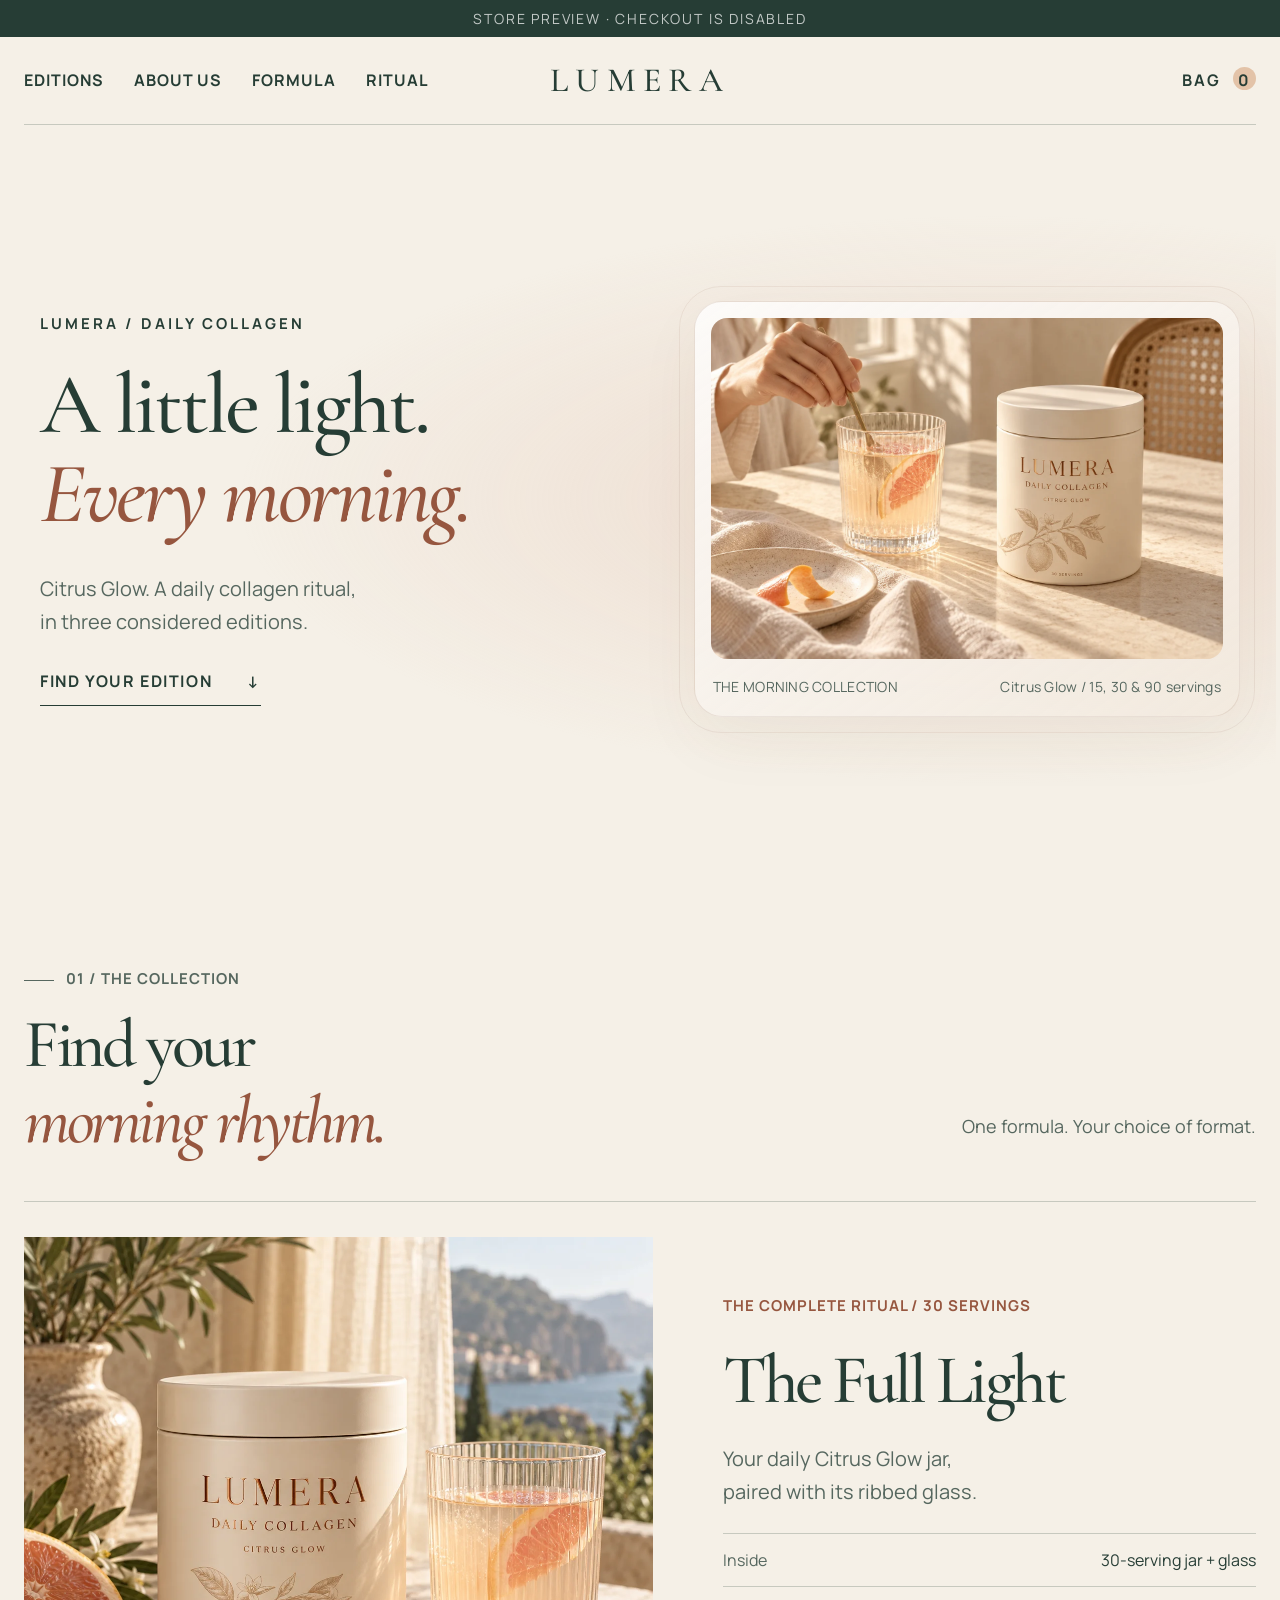
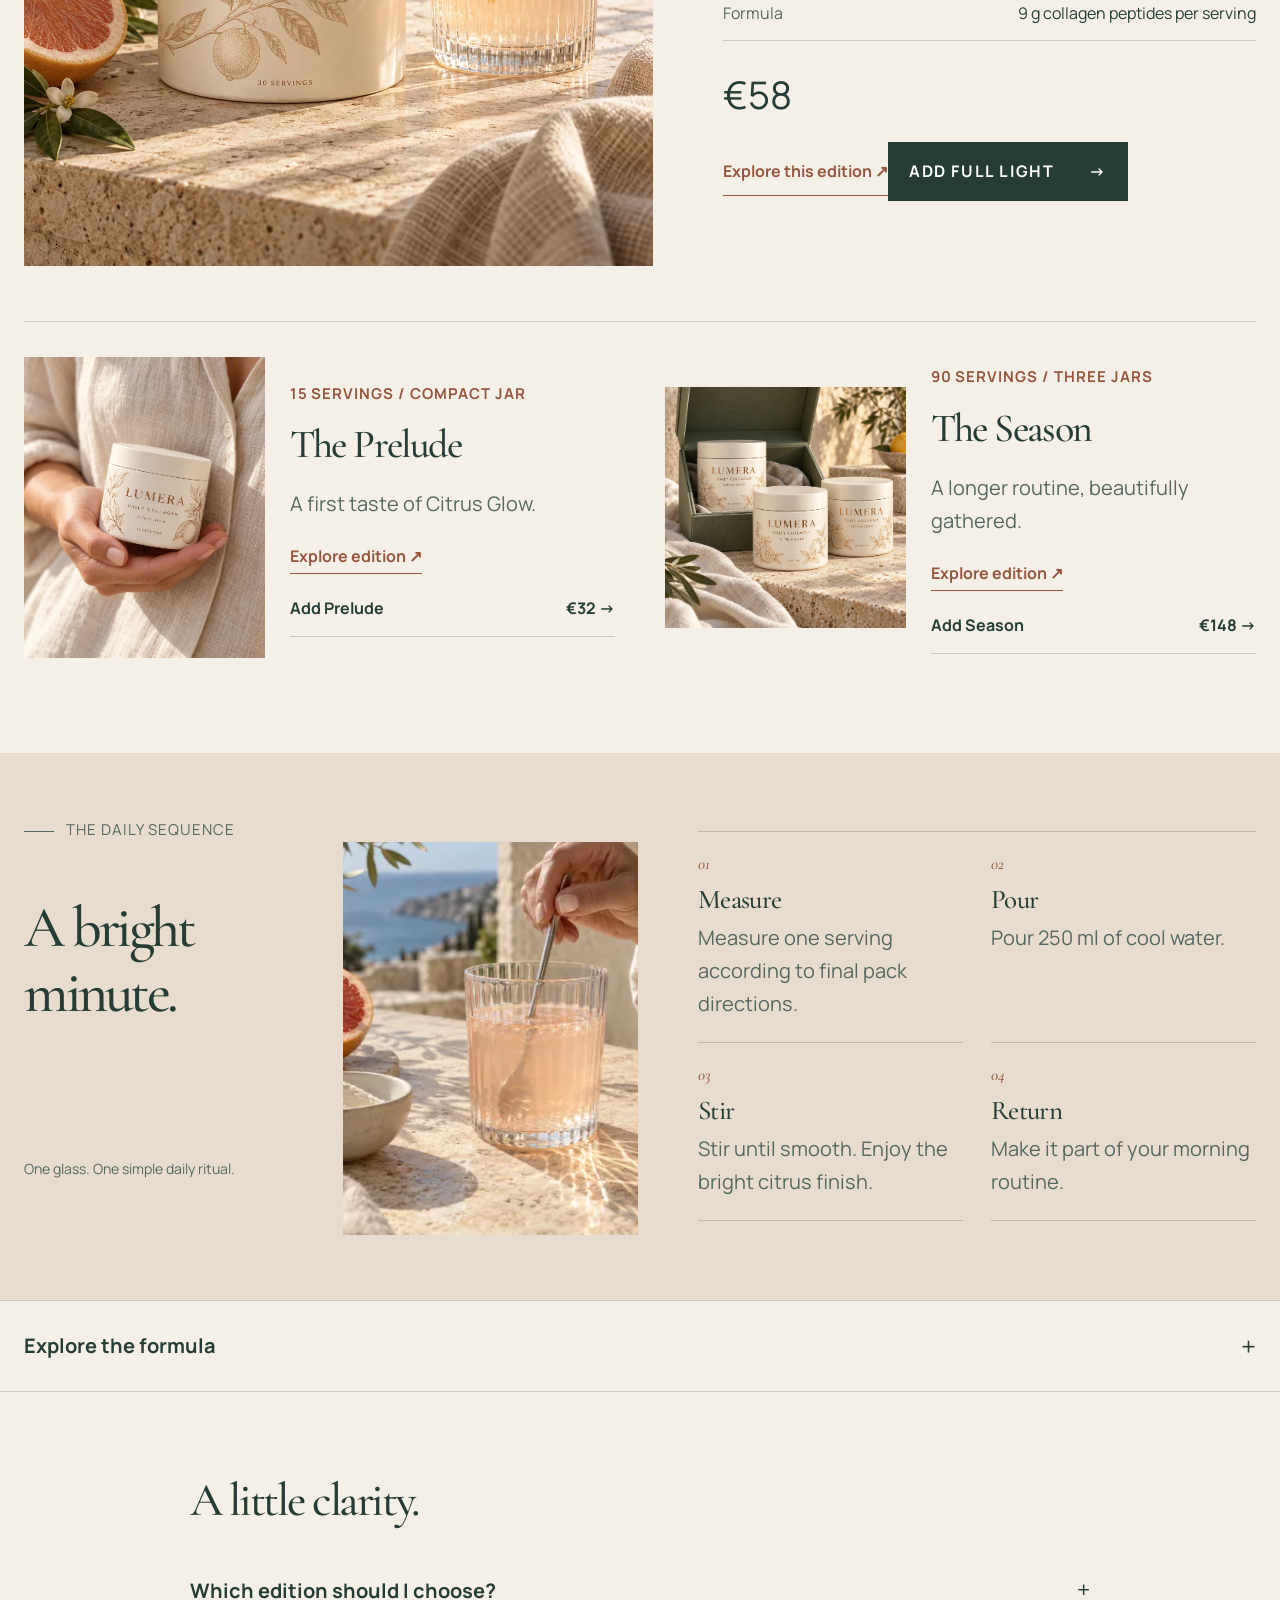
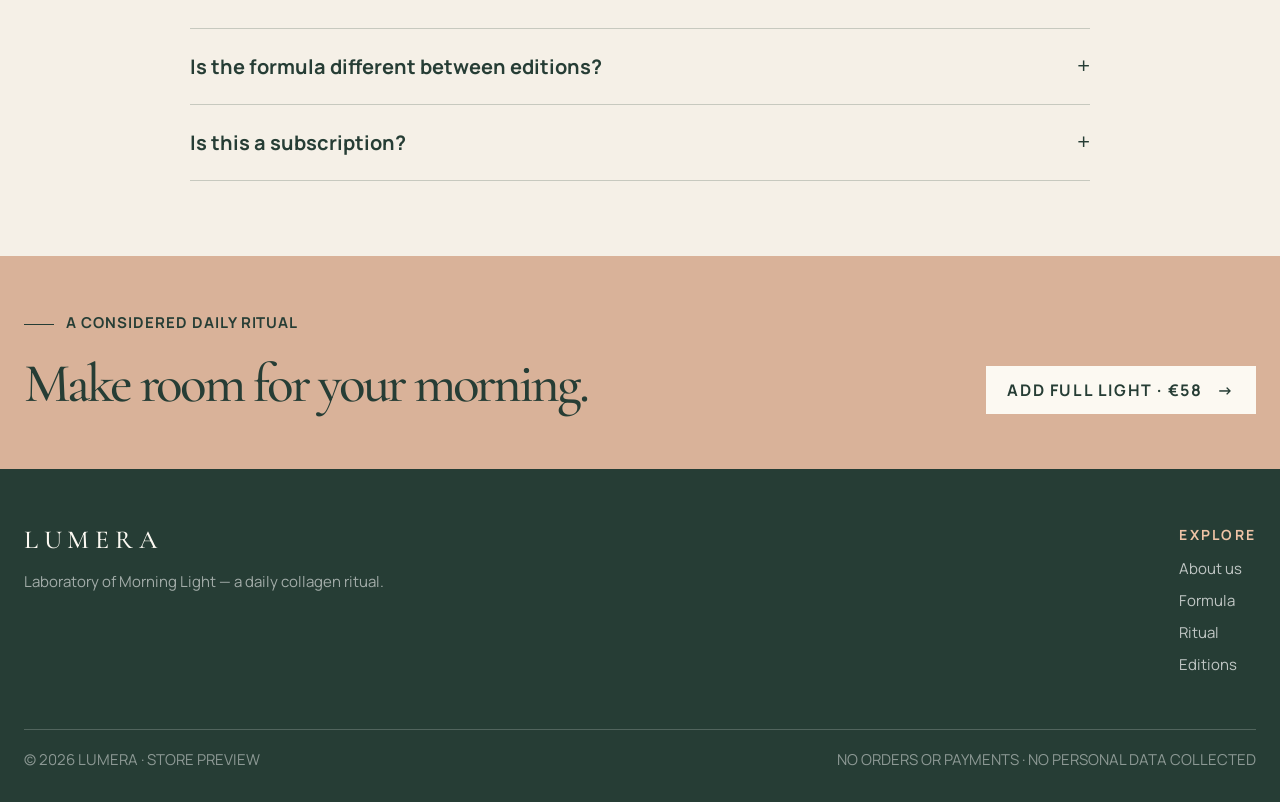
<file: index.html>
<!doctype html>
<html lang="en">
<head>
<meta charset="utf-8"><meta name="viewport" content="width=device-width,initial-scale=1">
<meta name="description" content="LUMERA Citrus Glow — a precise morning collagen ritual.">
<meta name="theme-color" content="#f4efe4"><title>LUMERA — Daily Collagen Ritual</title>
<style>
:root{--ivory:#f4efe4;--paper:#fbf7ef;--green:#263d35;--muted:#56675f;--copper:#b66d57;--rose:#d9a08b;--peach:#efc3a6;--lime:#d8f45b;--line:rgba(38,61,53,.22);--serif:"Iowan Old Style",Palatino,Georgia,serif;--sans:Inter,system-ui,sans-serif;--max:1240px}
*,*::before,*::after{box-sizing:border-box}html{scroll-behavior:smooth}body{margin:0;background:var(--ivory);color:var(--green);font-family:var(--sans);line-height:1.5;overflow-x:hidden}body.cart-open{overflow:hidden}img{display:block;max-width:100%}button,a{font:inherit;color:inherit}button{cursor:pointer}a{text-decoration:none}:focus-visible{outline:3px solid var(--copper);outline-offset:4px}
.skip{position:fixed;z-index:200;left:15px;top:10px;padding:10px;background:var(--green);color:white;transform:translateY(-160%)}.skip:focus{transform:none}.shell{width:min(var(--max),calc(100% - 48px));margin:auto}.kicker{margin:0 0 18px;font-size:.65rem;font-weight:800;letter-spacing:.22em;text-transform:uppercase}.kicker::before{content:"";display:inline-block;width:30px;height:1px;margin:0 12px 3px 0;background:currentColor}.chapter{font:italic 1rem var(--serif);color:var(--copper)}
.button{display:inline-flex;align-items:center;justify-content:center;gap:15px;min-height:51px;padding:11px 20px;border:1px solid var(--green);background:var(--green);color:white;font-size:.7rem;font-weight:800;letter-spacing:.12em;text-transform:uppercase;transition:.2s}.button:hover{transform:translateY(-2px)}.button.light{background:var(--paper);color:var(--green)}.button.accent{border-color:var(--lime);box-shadow:inset 4px 0 var(--lime)}.button.text{min-height:auto;padding:8px 0;border:0;border-bottom:1px solid;background:transparent;color:var(--green)}
.demo{padding:7px 15px;background:var(--green);color:#ffffffb8;text-align:center;font-size:.59rem;letter-spacing:.14em;text-transform:uppercase}.site-header{position:absolute;z-index:20;top:28px;left:0;right:0;color:var(--paper)}.nav{height:77px;display:grid;grid-template-columns:1fr auto 1fr;align-items:center;border-bottom:1px solid #ffffff55}.links{display:flex;gap:27px;font-size:.67rem;font-weight:800;letter-spacing:.13em;text-transform:uppercase}.links a:hover{color:var(--lime)}.wordmark{font:500 1.35rem var(--serif);letter-spacing:.25em}.bag-button{justify-self:end;border:0;background:none;color:inherit;padding:10px 0;font-size:.68rem;font-weight:800;letter-spacing:.13em;text-transform:uppercase}.bag-count{display:inline-grid;place-items:center;width:23px;height:23px;margin-left:7px;border-radius:50%;background:var(--lime);color:var(--green)}
.hero{min-height:900px;background:var(--green);color:var(--paper);overflow:hidden}.hero-grid{min-height:900px;display:grid;grid-template-columns:.82fr 1.18fr;gap:clamp(40px,7vw,100px);align-items:center;padding-top:128px;padding-bottom:54px}.hero-copy{z-index:2;padding:48px 0 20px}.hero h1{max-width:690px;margin:0 0 27px;font:400 clamp(4.4rem,7.3vw,8.1rem)/.82 var(--serif);letter-spacing:-.065em}.hero h1 em{display:block;color:var(--peach);font-weight:400}.hero-lead{max-width:520px;margin:0 0 29px;color:#ffffffc4;font:1.06rem/1.7 var(--serif)}.hero-actions{display:flex;gap:12px;flex-wrap:wrap}.hero-note{margin-top:20px;font-size:.64rem;color:#ffffff8a}.hero-photo{position:relative;align-self:stretch;min-height:680px;margin:20px 0 0;overflow:hidden;border-radius:360px 360px 12px 12px;background:var(--peach)}.hero-photo img{width:100%;height:100%;object-fit:cover;filter:saturate(.88)}.hero-photo::before{content:"PLATE 01 / CITRUS GLOW";position:absolute;z-index:2;top:26px;left:28px;padding:8px 11px;background:#fbf7efdc;color:var(--green);font-size:.6rem;font-weight:800;letter-spacing:.15em}.hero-photo::after{content:"MEDITERRANEAN MORNING · 08:12";position:absolute;z-index:2;right:27px;bottom:27px;color:white;font-size:.58rem;font-weight:800;letter-spacing:.15em;text-shadow:0 1px 10px #263d35}
.index{background:var(--paper);border-bottom:1px solid var(--line)}.index-grid{display:grid;grid-template-columns:repeat(4,1fr)}.index a{padding:21px 18px;border-left:1px solid var(--line);font-size:.63rem;font-weight:800;letter-spacing:.16em;text-transform:uppercase}.index a:last-child{border-right:1px solid var(--line)}.index span{margin-right:11px;color:var(--copper);font:italic .9rem var(--serif)}
section{scroll-margin-top:20px}.spread{padding:118px 0}.spread-head{display:grid;grid-template-columns:.42fr 1fr;gap:58px;margin-bottom:70px}.spread-head h2{max-width:830px;margin:0;font:400 clamp(3.3rem,6.1vw,6.9rem)/.92 var(--serif);letter-spacing:-.055em}.spread-head h2 em{font-weight:400;color:var(--copper)}.marginalia{max-width:320px;color:var(--muted);font-size:.75rem;line-height:1.7}
.light{background:var(--paper)}.light-grid{display:grid;grid-template-columns:1.15fr .85fr;border-block:1px solid var(--line)}.statement{padding:57px 9% 59px 0;border-right:1px solid var(--line)}.statement p{max-width:710px;margin:0;font:400 clamp(2rem,3.6vw,4rem)/1.12 var(--serif);letter-spacing:-.035em}.light-notes{display:grid}.light-note{padding:27px 0 27px 33px;border-bottom:1px solid var(--line);display:grid;grid-template-columns:47px 1fr;gap:17px}.light-note:last-child{border:0}.light-note b{font:italic 1.1rem var(--serif);color:var(--copper)}.light-note h3{margin:0 0 5px;font:400 1.25rem var(--serif)}.light-note p{margin:0;color:var(--muted);font-size:.75rem}
.formula{background:var(--green);color:var(--paper)}.formula .marginalia{color:#ffffff99}.formula-table{border-top:1px solid #ffffff44}.formula-row{display:grid;grid-template-columns:88px 1.1fr 1.6fr auto;gap:29px;align-items:center;padding:29px 0;border-bottom:1px solid #ffffff38}.formula-row .lab{font:italic 1.05rem var(--serif);color:var(--peach)}.formula-row h3{margin:0;font:400 clamp(1.5rem,2.5vw,2.4rem)/1 var(--serif)}.formula-row p{max-width:500px;margin:0;color:#ffffff9d;font-size:.77rem}.formula-row strong{font:400 clamp(1.8rem,3vw,3.2rem)/1 var(--serif);white-space:nowrap;color:var(--peach)}.formula-foot{display:flex;justify-content:space-between;gap:40px;margin-top:31px;color:#ffffff88;font-size:.65rem}.formula-foot span{max-width:500px}
.ritual{background:linear-gradient(105deg,var(--ivory) 0 73%,var(--peach) 73%)}.ritual-grid{display:grid;grid-template-columns:.72fr 1.28fr;gap:78px;align-items:start}.ritual-title{position:sticky;top:40px}.ritual-title h2{margin:0 0 23px;font:400 clamp(3.8rem,7vw,7.3rem)/.84 var(--serif);letter-spacing:-.06em}.ritual-title p{max-width:350px;color:var(--muted);font-size:.81rem}.steps{counter-reset:steps;border-top:1px solid var(--line)}.step{counter-increment:steps;display:grid;grid-template-columns:88px 1fr;gap:27px;padding:43px 0;border-bottom:1px solid var(--line)}.step::before{content:"0" counter(steps);color:var(--copper);font:italic 1.65rem var(--serif)}.step h3{margin:0 0 8px;font:400 clamp(1.8rem,3vw,2.75rem)/1 var(--serif)}.step p{max-width:560px;margin:0;color:var(--muted);font-size:.81rem}
.editions{background:var(--paper)}.edition-list{border-top:1px solid var(--line)}.edition{display:grid;grid-template-columns:108px minmax(260px,.82fr) 1fr auto;gap:36px;align-items:center;padding:33px 0;border-bottom:1px solid var(--line)}.edition-no{align-self:start;padding-top:11px;font:italic 1rem var(--serif);color:var(--copper)}.edition-image{height:308px;overflow:hidden;background:var(--peach)}.edition-image img{width:100%;height:100%;object-fit:cover;transition:.5s}.edition:hover img{transform:scale(1.025)}.e15 img{object-position:20% 46%}.e30 img{object-position:50% 50%;transform:scale(1.06)}.e30:hover img{transform:scale(1.085)}.e90 img{object-position:84% 55%}.edition-tag{font-size:.6rem;font-weight:800;letter-spacing:.16em;text-transform:uppercase;color:var(--copper)}.edition-copy h3{margin:8px 0 11px;font:400 clamp(2.2rem,4vw,4.1rem)/.9 var(--serif);letter-spacing:-.045em}.edition-copy p{max-width:460px;margin:0;color:var(--muted);font-size:.79rem}.edition-action{min-width:165px;text-align:right}.price{display:block;margin-bottom:19px;font:400 1.6rem var(--serif)}.edition-action .button{width:100%}
.closing{padding:88px 0;background:var(--copper);color:var(--paper)}.closing-grid{display:grid;grid-template-columns:1.2fr auto;gap:42px;align-items:end}.closing h2{max-width:860px;margin:0;font:400 clamp(3.2rem,6.4vw,7.1rem)/.88 var(--serif);letter-spacing:-.055em}.closing .button{border-color:var(--paper);background:var(--paper);color:var(--green)}
footer{padding:55px 0 29px;background:var(--green);color:var(--paper)}.footer-grid{display:grid;grid-template-columns:1fr auto auto;gap:68px}.footer-mark p{max-width:390px;margin:14px 0;color:#ffffff92;font:1rem/1.5 var(--serif)}.footer-col b{display:block;margin-bottom:12px;font-size:.6rem;letter-spacing:.16em;text-transform:uppercase;color:var(--peach)}.footer-col a{display:block;margin:7px 0;font-size:.75rem;color:#ffffffb5}.footer-bottom{display:flex;justify-content:space-between;gap:20px;margin-top:45px;padding-top:18px;border-top:1px solid #ffffff33;font-size:.59rem;color:#ffffff78}
.overlay{position:fixed;z-index:90;inset:0;background:#15221e99;opacity:0;visibility:hidden;transition:.25s}.overlay.active{opacity:1;visibility:visible}.cart{position:fixed;z-index:100;right:0;top:0;bottom:0;width:min(480px,100%);display:grid;grid-template-rows:auto 1fr auto;background:var(--paper);transform:translateX(105%);transition:.35s;box-shadow:-24px 0 70px #0d1d183d}.cart.open{transform:none}.cart-head{display:flex;justify-content:space-between;align-items:center;padding:23px 25px;border-bottom:1px solid var(--line)}.cart-head h2{margin:0;font:400 1.6rem var(--serif)}.cart-close{border:0;background:none;font-size:1.5rem}.cart-items{padding:8px 25px;overflow:auto}.cart-empty{padding:80px 20px;text-align:center;color:var(--muted);font:1.3rem var(--serif)}.cart-item{display:grid;grid-template-columns:72px 1fr auto;gap:14px;align-items:center;padding:19px 0;border-bottom:1px solid var(--line)}.cart-thumb{width:72px;height:82px;overflow:hidden}.cart-thumb img{width:100%;height:100%;object-fit:cover}.cart-item h3{margin:0 0 3px;font:400 1.1rem var(--serif)}.cart-item p{margin:0;color:var(--muted);font-size:.67rem}.quantity{display:flex;width:max-content;align-items:center;margin-top:9px;border:1px solid var(--line)}.quantity button{width:29px;height:27px;border:0;background:none}.quantity output{min-width:23px;text-align:center;font-size:.7rem}.remove{align-self:start;border:0;background:none;padding:4px;color:var(--muted);font-size:.64rem;text-decoration:underline}.cart-foot{padding:20px 25px 25px;border-top:1px solid var(--line)}.subtotal{display:flex;justify-content:space-between;margin-bottom:14px;font:1.2rem var(--serif)}.cart-foot .button{width:100%}.cart-note{margin:9px 0 0;text-align:center;font-size:.59rem;color:var(--muted)}.toast{position:fixed;z-index:120;left:50%;bottom:22px;max-width:calc(100% - 28px);padding:11px 16px;background:var(--green);color:white;font-size:.7rem;transform:translate(-50%,25px);opacity:0;visibility:hidden;transition:.2s}.toast.show{opacity:1;visibility:visible;transform:translate(-50%,0)}
@media(max-width:900px){.links{display:none}.hero-grid{grid-template-columns:1fr 1fr;gap:28px}.spread-head{grid-template-columns:1fr;gap:20px}.ritual-grid{gap:40px}.edition{grid-template-columns:54px 250px 1fr}.edition-action{grid-column:3;text-align:left}.edition-action .price{display:inline-block;margin:0 17px 0 0}.edition-action .button{width:auto}}
@media(max-width:680px){.shell{width:min(100% - 28px,var(--max))}.demo{font-size:.51rem}.site-header{top:27px}.nav{height:59px;grid-template-columns:1fr auto}.wordmark{font-size:1.05rem}.hero,.hero-grid{min-height:100svh}.hero-grid{display:flex;flex-direction:column;padding-top:101px;padding-bottom:29px;gap:20px;align-items:stretch}.hero-photo{order:-1;flex:none;width:100%;height:45svh;min-height:320px;max-height:425px;margin:0;border-radius:190px 190px 8px 8px}.hero-photo::before{top:14px;left:15px}.hero-photo::after{right:15px;bottom:14px;font-size:.49rem}.hero-copy{padding:0}.hero .kicker{margin-bottom:10px}.hero h1{margin-bottom:13px;font-size:clamp(3.2rem,16vw,5rem)}.hero h1 em{display:inline}.hero-lead{margin-bottom:16px;font-size:.86rem;line-height:1.48}.hero-note{display:none}.hero-actions .button{min-height:45px;padding-inline:14px;font-size:.6rem}.index-grid{grid-template-columns:1fr 1fr}.index a{padding:14px 11px;border-bottom:1px solid var(--line);font-size:.53rem}.index a:nth-child(odd){border-left:0}.spread{padding:75px 0}.spread-head{margin-bottom:41px}.spread-head h2{font-size:clamp(3rem,14vw,4.7rem)}.light-grid{grid-template-columns:1fr}.statement{padding:35px 0;border-right:0;border-bottom:1px solid var(--line)}.statement p{font-size:2rem}.light-note{padding-left:0}.formula-row{grid-template-columns:39px 1fr auto;gap:12px;padding:22px 0}.formula-row p{grid-column:2/-1}.formula-row strong{font-size:1.4rem}.formula-foot{flex-direction:column;gap:11px}.ritual{background:var(--ivory)}.ritual-grid{grid-template-columns:1fr;gap:25px}.ritual-title{position:static}.ritual-title h2{font-size:4.1rem}.step{grid-template-columns:54px 1fr;gap:11px;padding:27px 0}.edition{grid-template-columns:37px 1fr;gap:15px;padding:25px 0}.edition-image,.edition-copy,.edition-action{grid-column:2}.edition-image{height:275px}.edition-action{display:flex;align-items:center;gap:13px}.edition-action .price{margin:0 auto 0 0}.edition-copy h3{font-size:2.9rem}.closing{padding:67px 0}.closing-grid{grid-template-columns:1fr}.closing h2{font-size:3.9rem}.footer-grid{grid-template-columns:1fr 1fr}.footer-mark{grid-column:1/-1}.footer-bottom{flex-direction:column}.cart-item{grid-template-columns:63px 1fr auto}.cart-thumb{width:63px}}
@media(max-width:380px){.hero-photo{height:41svh;min-height:285px}.hero h1{font-size:3rem}.hero-lead{font-size:.78rem}}
@media(prefers-reduced-motion:reduce){html{scroll-behavior:auto}*,*::before,*::after{transition-duration:.001ms!important}}
</style>
<link rel="stylesheet" href="premium.css">
<link rel="icon" href="data:,">
<link rel="stylesheet" href="commerce.css?v=2">
<link rel="stylesheet" href="identity.css?v=3">
<link rel="stylesheet" href="desktop-tune.css?v=20260922g">
<link rel="stylesheet" href="typography.css?v=20260923a"></head>
<body>
<a class="skip" href="#main">Skip to content</a>
<div class="demo">Store preview · Checkout is disabled</div>
<header class="site-header"><nav class="nav shell" aria-label="Primary navigation"><div class="links"><a href="#editions">Editions</a><a href="about.html">About us</a><a href="#ingredient-register">Formula</a><a href="#ritual">Ritual</a></div><a class="wordmark" href="#top" aria-label="LUMERA, return to top">LUMERA</a><a class="mobile-about" href="about.html">About</a><button class="bag-button" id="openCart" type="button" aria-label="Open bag, 0 items">Bag <span class="bag-count" id="cartCount">0</span></button></nav></header>
<main id="main">
<section class="hero editorial-hero" id="top" aria-labelledby="hero-title"><div class="shell editorial-title"><p class="kicker">LUMERA / DAILY COLLAGEN</p><h1 id="hero-title">A little light.<br><em>Every morning.</em></h1><div class="editorial-intro"><p>Citrus Glow. A daily collagen ritual,<br>in three considered editions.</p><a class="button" href="#editions">Find your edition <span aria-hidden="true">↓</span></a></div></div><figure class="morning-panorama"><img  src="assets/lumera-morning.webp" srcset="assets/lumera-morning-640.webp 640w, assets/lumera-morning.webp 1536w" sizes="(max-width:680px) 94vw, 60vw" width="1536" height="1024" alt="LUMERA Citrus Glow and a hand stirring a glass at a sunlit breakfast table" fetchpriority="high" decoding="async"><figcaption><span>THE MORNING COLLECTION</span><span>Citrus Glow / 15, 30 &amp; 90 servings</span></figcaption></figure></section>
<section class="edition-atelier shell" id="editions" aria-labelledby="editions-title"><div class="atelier-heading"><p class="kicker">01 / The collection</p><h2 id="editions-title">Find your<br><em>morning rhythm.</em></h2><p>One formula. Your choice of format.</p></div>
<article class="signature-edition"><figure><a href="product.html?edition=30" aria-label="Explore The Full Light"><img src="assets/full-light.webp" srcset="assets/full-light-640.webp 640w, assets/full-light.webp 1254w" sizes="(max-width:680px) 94vw, 60vw" width="1254" height="1254" alt="LUMERA thirty-serving jar with a ribbed ritual glass" loading="lazy" decoding="async"></a></figure><div class="signature-copy"><span class="edition-tag">The complete ritual / 30 servings</span><h3><a href="product.html?edition=30">The Full Light</a></h3><p>Your daily Citrus Glow jar,<br>paired with its ribbed glass.</p><dl><div><dt>Inside</dt><dd>30-serving jar + glass</dd></div><div><dt>Formula</dt><dd>9 g collagen peptides per serving</dd></div></dl><div class="signature-price"><strong>€58</strong></div><a class="edition-detail" href="product.html?edition=30">Explore this edition ↗</a><button class="button" type="button" data-add="edition-30">Add Full Light <span aria-hidden="true">→</span></button></div></article>
<div class="companion-editions"><article class="companion"><figure><a href="product.html?edition=15" aria-label="Explore The Prelude"><img src="assets/lumera-prelude.webp" srcset="assets/lumera-prelude-640.webp 640w, assets/lumera-prelude.webp 1122w" sizes="(max-width:680px) 94vw, 60vw" width="1122" height="1402" alt="The compact fifteen-serving LUMERA jar held in one hand" loading="lazy" decoding="async"></a></figure><div><span class="edition-tag">15 servings / Compact jar</span><h3><a href="product.html?edition=15">The Prelude</a></h3><p>A first taste of Citrus Glow.</p><a class="edition-detail" href="product.html?edition=15">Explore edition ↗</a><button type="button" class="edition-link" data-add="edition-15">Add Prelude <span>€32 →</span></button></div></article><article class="companion"><figure><a href="product.html?edition=90" aria-label="Explore The Season"><img src="assets/season.webp" srcset="assets/season-640.webp 640w, assets/season.webp 1254w" sizes="(max-width:680px) 94vw, 60vw" width="1254" height="1254" alt="Three LUMERA jars with a green presentation box" loading="lazy" decoding="async"></a></figure><div><span class="edition-tag">90 servings / Three jars</span><h3><a href="product.html?edition=90">The Season</a></h3><p>A longer routine, beautifully gathered.</p><a class="edition-detail" href="product.html?edition=90">Explore edition ↗</a><button type="button" class="edition-link" data-add="edition-90">Add Season <span>€148 →</span></button></div></article></div></section>
<section class="spread ritual" id="ritual" aria-labelledby="ritual-title"><div class="ritual-grid shell"><div class="ritual-title"><p class="kicker">The daily sequence</p><h2 id="ritual-title">A bright minute.</h2><figure class="ritual-photo"><img src="assets/ritual.webp" srcset="assets/ritual-640.webp 640w, assets/ritual.webp 1536w" sizes="(max-width:680px) 92vw, 42vw" width="1536" height="1024" alt="A hand stirring a pale citrus drink in a ribbed glass in Mediterranean morning light" loading="lazy"><figcaption>A quiet moment, made daily.</figcaption></figure><p>One glass. One simple daily ritual.</p></div><div class="steps">
<article class="step"><div><h3>Measure</h3><p>Measure one serving according to final pack directions.</p></div></article>
<article class="step"><div><h3>Pour</h3><p>Pour 250 ml of cool water.</p></div></article>
<article class="step"><div><h3>Stir</h3><p>Stir until smooth. Enjoy the bright citrus finish.</p></div></article>
<article class="step"><div><h3>Return</h3><p>Make it part of your morning routine.</p></div></article>
</div></div></section>
<details class="technical" id="ingredient-register"><summary class="shell">Explore the formula <span aria-hidden="true">+</span></summary><section class="spread formula" id="formula" aria-labelledby="formula-title"><div class="shell">
<div class="spread-head"><div><p class="kicker">Lab register / 04 actives</p></div><div><h2 id="formula-title">A formula with<br><em>nothing to obscure.</em></h2><p class="marginalia">Illustrative amounts per serving. Final labeling requires analytical and regulatory review.</p></div></div>
<div class="formula-table" role="list" aria-label="Citrus Glow active ingredients">
<article class="formula-row" role="listitem"><span class="lab">L-01</span><h3>Collagen peptides</h3><p>Hydrolysed peptides selected for a smooth morning mix.</p><strong>9 g</strong></article>
<article class="formula-row" role="listitem"><span class="lab">L-02</span><h3>Vitamin C</h3><p>Contributes to normal collagen formation for the normal function of skin.</p><strong>80 mg</strong></article>
<article class="formula-row" role="listitem"><span class="lab">L-03</span><h3>Hyaluronic acid</h3><p>A precisely measured part of the daily composition.</p><strong>100 mg</strong></article>
<article class="formula-row" role="listitem"><span class="lab">L-04</span><h3>Biotin</h3><p>Contributes to the maintenance of normal skin and hair.</p><strong>50 µg</strong></article>
</div><div class="formula-foot"><span>FORMULA NOTE / Food supplements should not replace a varied, balanced diet or healthy lifestyle.</span><span>LAB NOTE / Commercial claims, allergens and final directions would require regulatory and analytical review.</span></div>
</div></section></details>


<section class="purchase-faq shell" aria-labelledby="questions-title"><div><p class="kicker">Before your first morning</p><h2 id="questions-title">A little clarity.</h2></div><div><details><summary>Which edition should I choose?</summary><p>Prelude: 15 servings. Full Light: 30 servings + glass. Season: three jars, 90 servings.</p></details><details><summary>Is the formula different between editions?</summary><p>No. All contain Citrus Glow; only the quantity and presentation change.</p></details><details><summary>Is this a subscription?</summary><p>No. The preview bag does not start a subscription or place an order.</p></details></div></section><section class="closing" aria-labelledby="closing-title"><div class="closing-grid shell"><div><p class="kicker">A considered daily ritual</p><h2 id="closing-title">Make room for your morning.</h2></div><button class="button" type="button" data-add="edition-30">Add Full Light · €58 <span aria-hidden="true">→</span></button></div></section>
</main>
<footer><div class="shell"><div class="footer-grid"><div class="footer-mark"><a class="wordmark" href="#top">LUMERA</a><p>Laboratory of Morning Light — a daily collagen ritual.</p></div><div class="footer-col"><b>Explore</b><a href="about.html">About us</a><a href="#ingredient-register">Formula</a><a href="#ritual">Ritual</a><a href="#editions">Editions</a></div></div><div class="footer-bottom"><span>© 2026 LUMERA · STORE PREVIEW</span><span>NO ORDERS OR PAYMENTS · NO PERSONAL DATA COLLECTED</span></div></div></footer>
<div class="overlay" id="overlay"></div><aside class="cart" id="cart" role="dialog" aria-modal="true" aria-labelledby="cartTitle" aria-hidden="true"><div class="cart-head"><h2 id="cartTitle">The morning bag</h2><button class="cart-close" id="closeCart" type="button" aria-label="Close bag">×</button></div><div class="cart-items" id="cartItems"></div><div class="cart-foot"><div class="subtotal"><span>Subtotal</span><strong id="subtotal">€0</strong></div><button class="button accent" id="checkout" type="button">Demo checkout</button><p class="cart-note">Demonstration only. Checkout does not collect details or process payment.</p></div></aside><div class="toast" id="toast" role="status" aria-live="polite"></div>
<div class="mobile-purchase" aria-label="Quick purchase"><div><strong>The Full Light</strong><span>30 servings + glass · €58</span></div><button type="button" class="purchase-button" data-add="edition-30">Add to bag →</button></div>
<script src="cart.js?v=20260922b" defer></script>
<script src="app.js" defer></script>
</body></html>
</file>
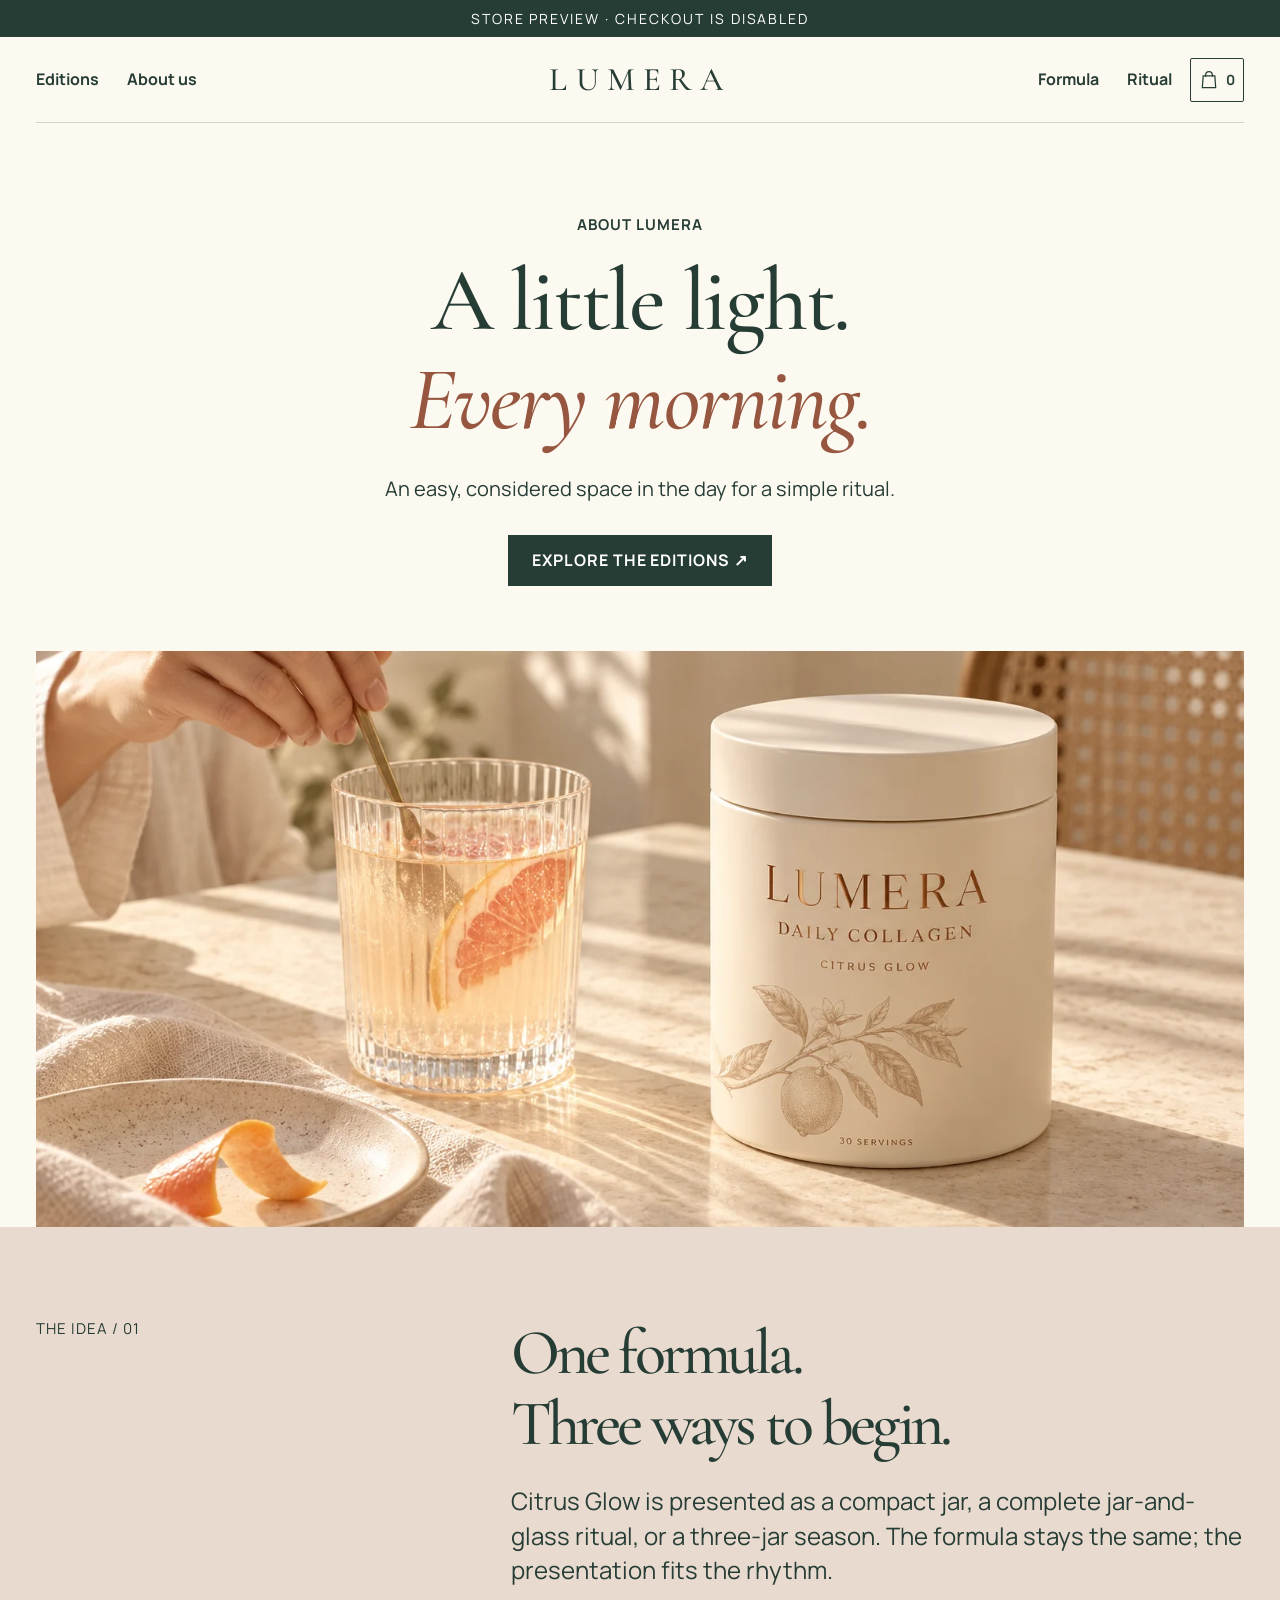
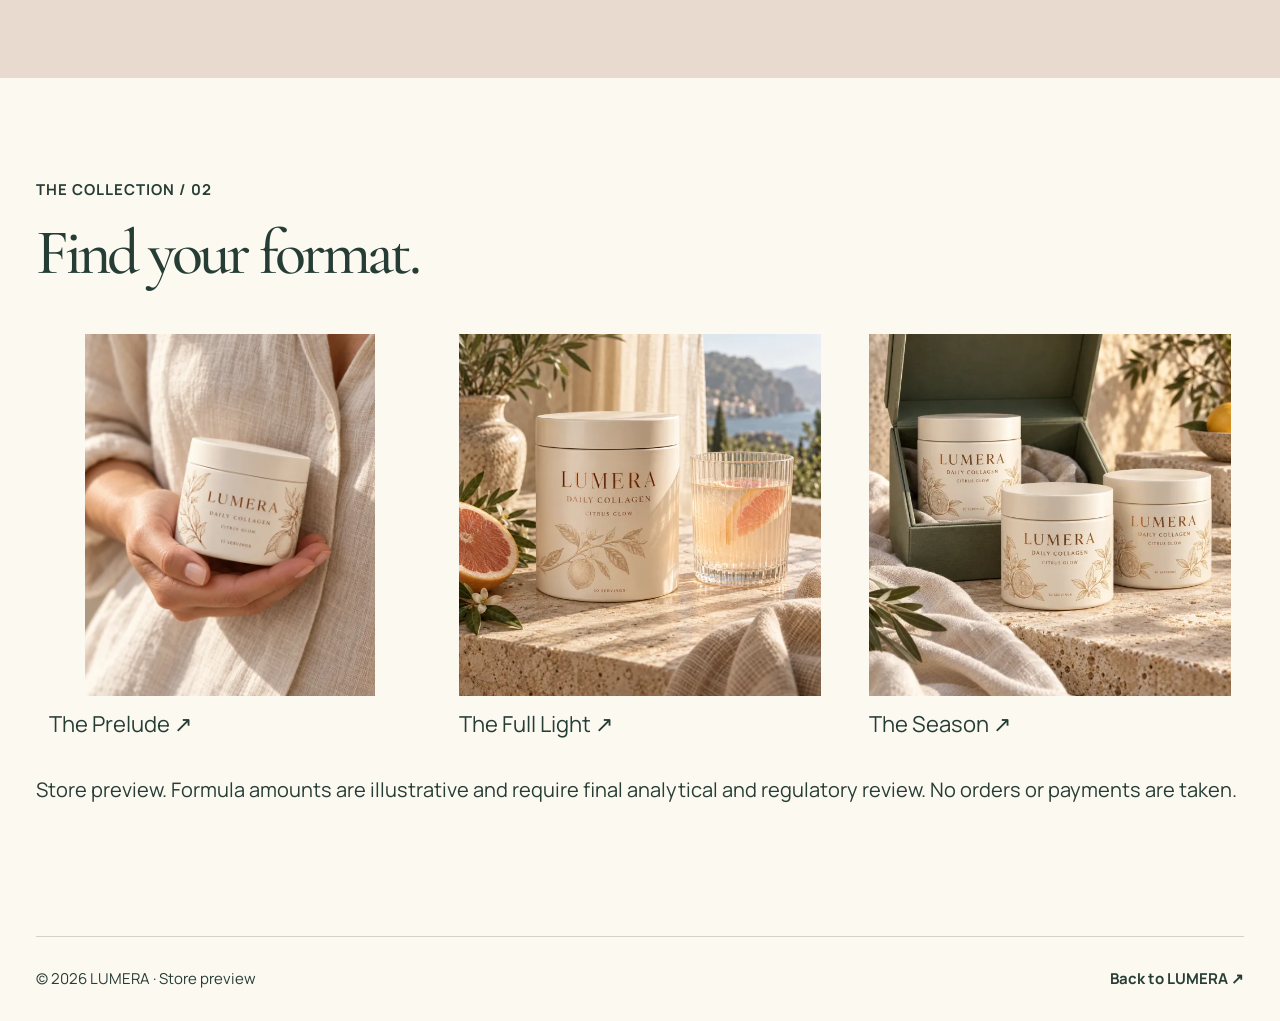
<file: about.html>
<!doctype html><html lang="en" data-brand="lumera"><head><meta charset="utf-8"><meta name="viewport" content="width=device-width,initial-scale=1"><meta name="theme-color" content="#fcf9f1"><meta name="description" content="The LUMERA approach to a considered morning ritual."><title>About LUMERA — Laboratory of Morning Light</title><link rel="icon" href="data:,"><link rel="stylesheet" href="detail.css?v=20260922g"><link rel="stylesheet" href="detail-commerce.css?v=20260922g"><link rel="stylesheet" href="typography.css?v=20260923a"></head><body>
<a class="skip" href="#main">Skip to content</a><div class="preview">Store preview · Checkout is disabled</div><header class="site-nav shell"><nav aria-label="Primary navigation"><a href="index.html#editions">Editions</a><a href="about.html" aria-current="page">About us</a></nav><a class="wordmark" href="index.html">LUMERA</a><nav aria-label="Further links"><a href="index.html#ingredient-register">Formula</a><a href="index.html#ritual">Ritual</a></nav></header>
<main id="main"><section class="about-hero shell"><p class="eyebrow">About LUMERA</p><h1 class="display">A little light.<br><em>Every morning.</em></h1><p class="lead">An easy, considered space in the day for a simple ritual.</p><a class="button" href="index.html#editions">Explore the editions ↗</a><figure><img src="assets/lumera-morning.webp" width="1536" height="1024" alt="LUMERA Citrus Glow jar and glass in morning light"></figure></section><section class="about-band"><div class="shell"><p class="eyebrow">The idea / 01</p><div><h2>One formula.<br>Three ways to begin.</h2><p>Citrus Glow is presented as a compact jar, a complete jar-and-glass ritual, or a three-jar season. The formula stays the same; the presentation fits the rhythm.</p></div></div></section><section class="about-end shell"><p class="eyebrow">The collection / 02</p><h2>Find your format.</h2><div class="related-grid"><a class="related-card" href="product.html?edition=15"><img src="assets/lumera-prelude-640.webp" width="640" height="800" alt="The Prelude compact jar"><span>The Prelude ↗</span></a><a class="related-card" href="product.html?edition=30"><img src="assets/full-light-640.webp" width="640" height="640" alt="The Full Light jar and glass"><span>The Full Light ↗</span></a><a class="related-card" href="product.html?edition=90"><img src="assets/season-640.webp" width="640" height="640" alt="The Season three jars"><span>The Season ↗</span></a></div><p>Store preview. Formula amounts are illustrative and require final analytical and regulatory review. No orders or payments are taken.</p></section></main><footer class="footer shell"><span>© 2026 LUMERA · Store preview</span><a href="index.html">Back to LUMERA ↗</a></footer><script src="detail-commerce.js?v=20260922c" defer></script><script src="cart.js?v=20260922b" defer></script></body></html>
</file>
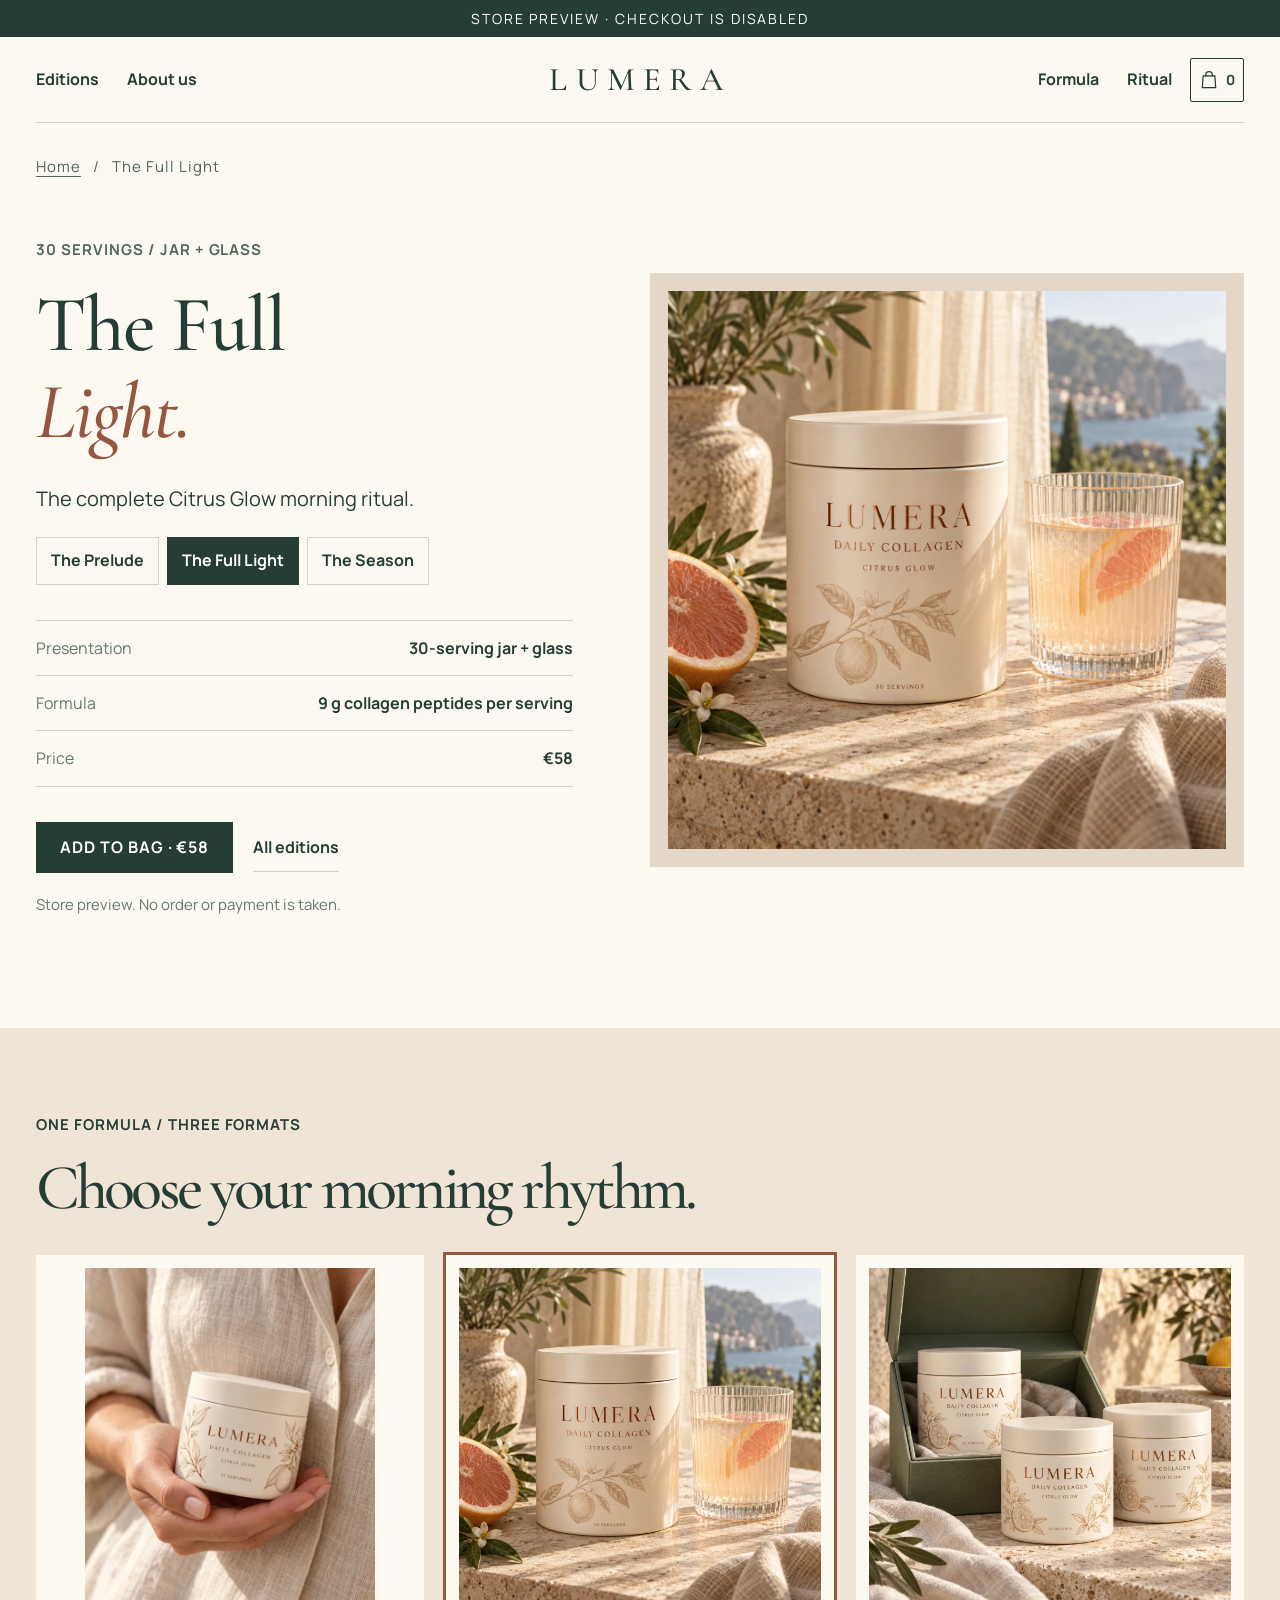
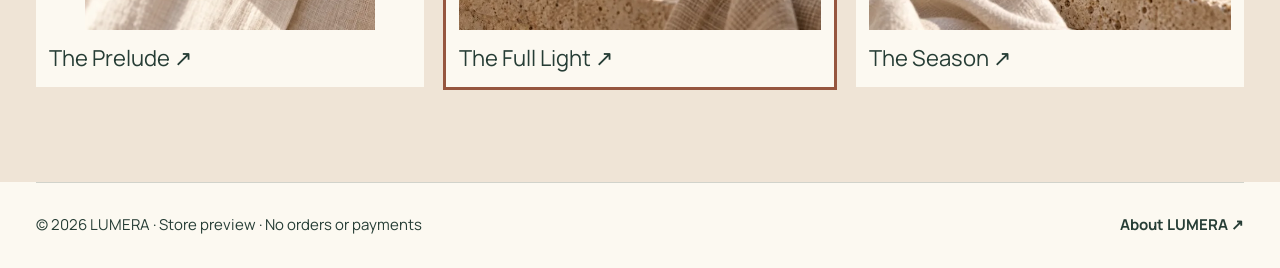
<file: product.html>
<!doctype html><html lang="en" data-brand="lumera"><head><meta charset="utf-8"><meta name="viewport" content="width=device-width,initial-scale=1"><meta name="theme-color" content="#fcf9f1"><meta name="description" content="Explore the three presentations of LUMERA Citrus Glow."><title>The Full Light — LUMERA</title><link rel="icon" href="data:,"><link rel="stylesheet" href="detail.css?v=20260922g"><link rel="stylesheet" href="detail-commerce.css?v=20260922g"><link rel="stylesheet" href="typography.css?v=20260923a"></head><body>
<a class="skip" href="#main">Skip to content</a><div class="preview">Store preview · Checkout is disabled</div><header class="site-nav shell"><nav aria-label="Primary navigation"><a href="index.html#editions">Editions</a><a href="about.html">About us</a></nav><a class="wordmark" href="index.html">LUMERA</a><nav aria-label="Further links"><a href="index.html#ingredient-register">Formula</a><a href="index.html#ritual">Ritual</a></nav></header>
<main id="main"><section class="product-hero shell"><div class="product-copy"><p class="eyebrow" id="product-tag">30 servings / Jar + glass</p><h1 class="display" id="product-title">The Full<br><em>Light.</em></h1><p class="lead" id="product-lead">The complete Citrus Glow morning ritual.</p><p id="product-description">A 30-serving jar paired with a ribbed glass for a considered daily start.</p><dl class="facts"><div><dt>Presentation</dt><dd id="product-format">30-serving jar + glass</dd></div><div><dt>Formula</dt><dd>9 g collagen peptides per serving</dd></div><div><dt>Price</dt><dd id="product-price">€58</dd></div></dl><a class="button" id="product-add" href="index.html?add=edition-30#editions">Add to bag · €58 ↗</a><a class="text-link" href="index.html#editions">All editions</a><small>Store preview. No order or payment is taken.</small></div><figure class="product-image"><img id="product-image" src="assets/full-light.webp" width="1254" height="1254" alt="LUMERA jar and ribbed glass"></figure></section>
<section class="related"><div class="shell"><p class="eyebrow">One formula / three formats</p><h2>Choose your morning rhythm.</h2><div class="related-grid"><a class="related-card" href="product.html?edition=15" data-related="15"><img src="assets/lumera-prelude-640.webp" width="640" height="800" alt="The Prelude compact jar"><span>The Prelude ↗</span></a><a class="related-card" href="product.html?edition=30" data-related="30"><img src="assets/full-light-640.webp" width="640" height="640" alt="The Full Light jar and glass"><span>The Full Light ↗</span></a><a class="related-card" href="product.html?edition=90" data-related="90"><img src="assets/season-640.webp" width="640" height="640" alt="The Season three-jar presentation"><span>The Season ↗</span></a></div></div></section></main><footer class="footer shell"><span>© 2026 LUMERA · Store preview · No orders or payments</span><a href="about.html">About LUMERA ↗</a></footer><script src="detail-commerce.js?v=20260922c" defer></script><script src="cart.js?v=20260922b" defer></script><script src="product.js?v=20260922c" defer></script></body></html>
</file>
<file: premium.css>
/* Consistent controls, independent of each brand's art direction. */
button:disabled{opacity:.45;cursor:not-allowed;transform:none}
.cart[inert]{visibility:hidden}.cart:not([inert]){visibility:visible}
.cart-foot[hidden]{display:none!important}
.shop-line{display:grid;grid-template-columns:88px minmax(0,1fr);gap:16px;padding:22px 0;border-bottom:1px solid currentColor}
.shop-line>img{width:88px;height:88px;object-fit:cover;border-radius:3px}
.shop-line h3{font:600 15px/1.3 system-ui;margin:0 0 5px;letter-spacing:0}
.shop-line p{font:12px/1.5 system-ui;opacity:.75;margin:0 0 6px}
.shop-line strong{font:600 14px/1.4 system-ui}
.shop-quantity{display:flex;align-items:center;gap:8px;margin-top:12px}
.shop-quantity button{min-width:36px;min-height:36px;border:1px solid currentColor;background:none;font:14px system-ui;cursor:pointer}
.shop-quantity output{min-width:20px;text-align:center}
.shop-quantity .shop-remove{border:0;margin-left:auto;text-decoration:underline;font-size:12px}
.shop-empty{padding:50px 10px;text-align:center;line-height:1.8}
.demo-complete{padding:50px 12px;text-align:center}
.demo-complete>span{font:50px/1.5 system-ui}
.demo-complete h3{font-size:30px}
.demo-complete p{font-size:15px;line-height:1.6}
.demo-return{padding:14px 20px;background:none;border:1px solid currentColor;cursor:pointer}
.cart-head button{min-width:44px;min-height:44px}
.cart-foot small,.cart-note{font-size:12px;line-height:1.5}
.toast{pointer-events:none}

/* LUMERA — an editorial study in morning light. */
:root{--max:1280px;--ivory:#f5f0e7;--paper:#fcf9f2;--copper:#96563f;--lime:#e3c3a8}
.links a:hover{color:var(--copper)}
.formula h2 em{color:#efc3a6}.closing h2{color:var(--green)}
.demo{font-size:9px;line-height:1.5;letter-spacing:.13em}
.hero{background:var(--ivory);color:var(--green);min-height:0}
.site-header{color:var(--green)}.nav{border-color:var(--line)}.wordmark{font-size:26px;letter-spacing:.22em}
.hero-grid{min-height:800px;padding:126px 0 64px;grid-template-columns:.87fr 1.13fr;gap:65px}
.hero-copy{padding:30px 0}.hero h1{font-size:clamp(76px,7.4vw,112px);line-height:.92;letter-spacing:-.06em}
.hero h1 em{color:var(--copper)}.hero-lead{color:var(--muted);font:17px/1.8 var(--sans)}
.hero-note{color:var(--muted);font-size:11px}.hero .kicker{font-size:10px;letter-spacing:.17em}
.hero-photo{min-height:0;align-self:center;height:auto;aspect-ratio:1;border-radius:48% 48% 3px 3px;margin:0}
.hero-photo img{filter:none}.hero-photo:before{top:auto;bottom:24px;left:24px;background:#fbf7efe8;font-size:9px;letter-spacing:.1em}
.hero-photo:after{display:none}
.hero .button.accent{background:var(--green);border-color:var(--green);box-shadow:none}
.button{letter-spacing:.1em;font-size:11px;min-height:48px}
.index a{font-size:11px;padding:23px}.index a:hover{background:#263d3508}
.spread{padding:95px 0}.spread-head{margin-bottom:50px}
.spread-head h2{font-size:clamp(48px,5.2vw,74px);line-height:1.02}
.marginalia{font-size:14px;line-height:1.8;max-width:480px}
.statement p{font-size:clamp(32px,3.3vw,46px)}
.light-note p{font-size:13px;line-height:1.75}.light-note h3{font-size:24px}
.formula-row p{font-size:14px;line-height:1.7}.formula-foot{font-size:12px;line-height:1.7}
.ritual{background:var(--ivory)}.ritual-grid{grid-template-columns:1fr 1fr;gap:70px}
.ritual-title{position:static}.ritual-title h2{font-size:clamp(52px,5.6vw,80px)}
.ritual-photo{margin:28px 0 20px}.ritual-photo img{width:100%;height:auto;aspect-ratio:3/2;object-fit:cover}
.ritual-photo figcaption{margin-top:10px;font:italic 16px var(--serif);color:var(--copper)}
.ritual-title p,.step p{font-size:14px;line-height:1.75}
.steps{margin-top:45px}.step{grid-template-columns:50px 1fr;padding:30px 0}.step h3{font-size:36px}
.edition{grid-template-columns:54px minmax(260px,.95fr) 1fr;gap:35px;padding:40px 0}
.edition-image{height:auto;aspect-ratio:1;grid-column:2;grid-row:1/span 2;border-radius:2px;background:#e9ddc9}
.edition-image img,.edition:hover img,.e30:hover img{transform:none;object-fit:cover;object-position:center}
.edition-no{grid-column:1;grid-row:1}.edition-copy{grid-column:3;align-self:end}.edition-copy p{font-size:14px;line-height:1.8}
.edition-copy h3{font-size:clamp(36px,4vw,56px);line-height:1}.edition-tag{font-size:10px}
.edition-action{grid-column:3;display:flex;align-self:start;align-items:center;justify-content:space-between;gap:20px;text-align:left}
.edition-action .button{width:auto;font-size:11px;min-height:44px}.edition-action .price{margin:0;font-size:28px}
.closing{background:#c89578}.closing h2{font-size:clamp(46px,5.4vw,76px)}.closing .kicker{color:var(--green)}
.footer-bottom{font-size:10px;line-height:1.8}.footer-col a{font-size:13px}
:focus-visible{outline:3px solid #a04b2d;outline-offset:5px}
@media(max-width:900px){
.nav{grid-template-columns:1fr auto}
.hero-grid{gap:30px;min-height:690px}.hero h1{font-size:72px}.hero-photo{min-height:0}
.edition{grid-template-columns:34px minmax(220px,1fr) 1fr;gap:22px}
.edition-action .price{margin:0}.ritual-grid{gap:35px}
}
@media(max-width:680px){
.demo{font-size:8px}.site-header{top:28px}.nav{height:63px}.wordmark{font-size:20px}
.hero-grid{min-height:0;display:flex;gap:25px;padding:98px 0 35px}
.hero-photo{order:0;height:auto;min-height:0;max-height:none;width:100%;aspect-ratio:1.12}
.hero-copy{padding:0}.hero h1{font-size:clamp(52px,14.8vw,68px);line-height:.96;margin-bottom:18px}
.hero h1 br{display:none}.hero h1 em{display:block}
.hero .kicker{font-size:9px}.hero-lead{font-size:14px;line-height:1.7;margin-bottom:20px}
.hero-actions{gap:8px}.hero-actions .button{flex:1;padding:12px 10px;font-size:10px;min-height:48px}
.hero-note{display:block;font-size:10px;margin-top:14px}.hero-photo:before{left:18px;bottom:18px;font-size:8px}
.index a{padding:16px 12px;font-size:10px}.spread{padding:62px 0}.spread-head{margin-bottom:30px}
.spread-head h2{font-size:46px}.ritual-grid{grid-template-columns:1fr;gap:0}.ritual-title h2{font-size:56px}
.steps{margin-top:20px}.step{padding:25px 0}.step h3{font-size:32px}
.edition{grid-template-columns:1fr;gap:18px;padding:30px 0}
.edition-no,.edition-image,.edition-copy,.edition-action{grid-column:1;grid-row:auto}
.edition-no{padding:0}.edition-image{width:100%;aspect-ratio:1;height:auto}
.edition-copy h3{font-size:42px}.edition-action{margin-bottom:10px}
.closing h2{font-size:49px}
}
@media(prefers-reduced-motion:reduce){*{scroll-behavior:auto!important;transition:none!important}}
</file>
<file: commerce.css>
/* Commerce layer: clear product decisions, factual pricing and keyboard-safe CTAs. */
.edition-list .edition{align-items:stretch}.edition-list .edition-action{width:100%;text-align:left}.edition-list .edition-copy{width:100%}
.technical{border-top:1px solid var(--line);border-bottom:1px solid var(--line);scroll-margin-top:90px}
.technical>summary{list-style:none;display:flex;align-items:center;justify-content:space-between;gap:20px;padding-top:25px;padding-bottom:25px;font:600 15px/1.5 system-ui;cursor:pointer}
.technical>summary::-webkit-details-marker{display:none}.technical>summary>span{font-size:26px;font-weight:400}.technical[open]>summary>span{transform:rotate(45deg)}
.technical>section{margin:0}.technical:not([open])>section{display:none}.technical>summary::after{display:none}
.purchase-meta{display:flex;gap:18px;align-items:center;margin:22px 0}
.purchase-meta>strong{font:700 34px/1.1 system-ui;letter-spacing:-.05em}
.purchase-meta>span{font:600 13px/1.5 system-ui}
.purchase-meta small{display:block;font:400 11px/1.6 system-ui;opacity:.75;margin-top:3px}
.collection{padding:84px 0}
.collection-head{display:flex;justify-content:space-between;align-items:end;gap:50px;margin-bottom:36px}
.collection-head h2{margin:0;font-size:54px;line-height:1;letter-spacing:-.045em}
.collection-head>p{max-width:390px;font-size:15px;line-height:1.8;margin:0}
.product-grid{display:grid;grid-template-columns:repeat(3,minmax(0,1fr));gap:22px}
.product-card{min-width:0;overflow:hidden;border:1px solid var(--line)}
.product-card>img{width:100%;height:auto;aspect-ratio:1;display:block;object-fit:cover}
.card-body{padding:25px}.card-kicker{font:600 10px/1.5 system-ui;text-transform:uppercase;letter-spacing:.13em}
.card-body h3{margin:10px 0;font-size:29px;line-height:1.12;letter-spacing:-.04em}
.card-body>p{font-size:14px;line-height:1.7;min-height:48px;margin:0 0 22px;opacity:.8}
.card-price{display:flex;justify-content:space-between;align-items:center;gap:8px;margin-bottom:18px}
.card-price>strong{font:700 25px/1 system-ui;letter-spacing:-.04em}.card-price>span{font:12px/1.4 system-ui;opacity:.8}
.purchase-button{display:flex;width:100%;align-items:center;justify-content:space-between;gap:12px;min-height:50px;padding:14px 18px;border:1px solid currentColor;font:650 12px/1.4 system-ui;text-align:left;cursor:pointer;transition:background .18s,transform .18s}
.purchase-button:hover{transform:translateY(-2px)}.purchase-button:focus-visible{outline:3px solid currentColor;outline-offset:4px}
.purchase-disclaimer{font:11px/1.7 system-ui;text-align:center;opacity:.65;margin:23px 0 0}
.purchase-faq{display:grid;grid-template-columns:1fr 1.25fr;gap:70px;padding-top:80px;padding-bottom:90px}
.purchase-faq h2{font-size:52px;line-height:1.03;letter-spacing:-.045em;margin:20px 0}
.purchase-faq details{border-bottom:1px solid var(--line)}
.purchase-faq summary{font:600 15px/1.5 system-ui;cursor:pointer;list-style:none;padding:22px 32px 22px 0;position:relative}
.purchase-faq summary::-webkit-details-marker{display:none}
.purchase-faq summary::after{content:"+";position:absolute;right:0;top:19px;font-size:23px;font-weight:400}
.purchase-faq details[open] summary::after{content:"−"}
.purchase-faq details p{font:14px/1.8 system-ui;margin:0 30px 24px 0;opacity:.8}
.purchase-faq a{text-decoration:underline}
.closing-offer{padding:80px 0;text-align:center}
.closing-offer h2{font-size:58px;line-height:1.05;letter-spacing:-.045em;margin:16px 0 30px}
.mobile-purchase{display:none}
@media(max-width:900px){.collection-head{gap:24px}.collection-head h2{font-size:43px}.collection-head>p{max-width:310px;font-size:14px}.product-grid{gap:12px}.card-body{padding:16px}.card-body h3{font-size:24px}.card-body>p{font-size:13px;min-height:66px}.card-price{flex-wrap:wrap}.purchase-button{font-size:11px;padding:12px}.purchase-faq{gap:30px}}
@media(max-width:640px){
.collection{padding:52px 0}.collection-head{display:block;margin-bottom:25px}.collection-head h2{font-size:42px}.collection-head>p{margin-top:18px;max-width:none}
.product-grid{grid-template-columns:1fr;gap:26px}.card-body{padding:22px}.card-body h3{font-size:30px}.card-body>p{min-height:0;font-size:14px;margin-bottom:20px}.card-price{flex-wrap:nowrap}.purchase-button{font-size:13px}
.purchase-meta{margin:18px 0}.purchase-meta>strong{font-size:29px}
.purchase-faq{grid-template-columns:1fr;gap:12px;padding-top:52px;padding-bottom:52px}.purchase-faq h2{font-size:44px}
.closing-offer{padding:60px 0}.closing-offer h2{font-size:42px}
.mobile-purchase{display:flex;position:fixed;bottom:0;left:0;right:0;z-index:45;padding:12px 14px max(12px,env(safe-area-inset-bottom));align-items:center;justify-content:space-between;gap:12px;border-top:1px solid var(--line);box-shadow:0 -5px 25px #0000000c;transform:translateY(120%);visibility:hidden;transition:transform .2s,visibility .2s}
.mobile-purchase.is-visible{transform:none;visibility:visible}.mobile-purchase>div{min-width:0}.mobile-purchase strong{display:block;font:600 13px/1.4 system-ui}.mobile-purchase span{display:block;font:10px/1.4 system-ui;opacity:.7;margin-top:2px}.mobile-purchase .purchase-button{width:auto;min-width:124px;flex:none;font-size:12px}
footer{padding-bottom:95px!important}.toast{bottom:95px!important}
}
@media(prefers-reduced-motion:reduce){.purchase-button,.mobile-purchase{transition:none!important}}

.hero-grid{padding-top:112px;min-height:0;gap:60px;grid-template-columns:1fr 1fr}.hero h1{font-size:clamp(64px,6.1vw,90px);line-height:.99}.hero-photo{aspect-ratio:1;border-radius:46% 46% 2px 2px}.hero-lead{font-size:16px;max-width:450px}.purchase-meta>strong{font-family:var(--serif);font-weight:400;font-size:40px}.purchase-meta{padding-top:22px;border-top:1px solid var(--line)}.hero .button{font-size:11px}
.editions{background:#fffdf8;padding:75px 0}.editions .spread-head{display:block;text-align:center;margin-bottom:40px}.editions .chapter{display:none}.editions .kicker{justify-content:center}.editions .spread-head h2{font-size:60px}.editions .marginalia{margin:20px auto 0;max-width:540px;font-size:15px}.edition-list{display:grid;grid-template-columns:repeat(3,minmax(0,1fr));gap:24px}.edition{display:flex;flex-direction:column;gap:0;padding:0;border:1px solid var(--line);background:var(--paper);min-width:0}.edition-no{display:block;order:0;padding:12px 18px!important;font:500 12px/1.5 var(--serif);text-align:center;letter-spacing:.04em;border-bottom:1px solid var(--line);width:100%;color:var(--green)}.e30 .edition-no{background:var(--green);color:var(--paper)}.edition-image{order:1;width:100%;height:auto;aspect-ratio:1;min-height:0;flex:none;overflow:hidden}.edition-image img{width:100%;height:100%;object-fit:cover}.edition-copy{order:2;padding:24px 24px 0;align-self:auto}.edition-copy h3{font-size:37px;margin:12px 0}.edition-copy p{font-size:13px;line-height:1.8;min-height:72px}.edition-tag{font-size:9px;letter-spacing:.1em}.edition-action{order:3;padding:10px 24px 24px;display:flex;flex-direction:column;align-items:stretch;align-self:auto;gap:18px;margin-top:auto}.edition-action .price{font-size:30px}.price small{display:block;font:11px/1.5 var(--sans);color:var(--muted);margin-top:5px}.edition-action .button{display:flex;width:100%;background:var(--green);color:var(--paper);border:1px solid var(--green);padding:13px 10px;min-height:48px;font-size:10px}.edition-action .button:hover{background:#3d574b}
.index{display:none}.spread.light{padding:75px 0}.light .spread-head{margin-bottom:25px}.statement p{font-size:38px}.purchase-faq h2{font:400 62px/.98 var(--serif);letter-spacing:-.05em}.mobile-purchase{background:var(--paper);color:var(--green)}.mobile-purchase .purchase-button{background:var(--green);color:var(--paper);border:0}
@media(max-width:900px){.hero-grid{gap:30px}.hero h1{font-size:64px}.edition-list{gap:12px}.edition-copy{padding:18px 14px 0}.edition-copy h3{font-size:30px}.edition-action{padding:10px 14px 20px}.edition-copy p{min-height:118px}.edition-tag{font-size:8px}.editions .spread-head h2{font-size:50px}}
@media(max-width:680px){.hero-grid{display:flex;padding:104px 0 35px;gap:28px}.hero h1{font-size:clamp(50px,13.5vw,66px)}.hero-lead{font-size:14px}.hero-photo{aspect-ratio:1.1}.hero-actions .button{font-size:10px}.editions{padding:50px 0}.editions .spread-head h2{font-size:46px}.edition-list{grid-template-columns:1fr;gap:26px}.edition-copy{padding:24px 24px 0}.edition-copy h3{font-size:40px}.edition-copy p{min-height:0;font-size:14px}.edition-action{padding:14px 24px 24px;margin-bottom:0}.edition-tag{font-size:10px}.edition-action .button{font-size:11px}.purchase-faq h2{font-size:50px}.statement p{font-size:32px}}
</file>
<file: identity.css>
/* LUMERA: a quiet editorial cover and a signature edition. */
.site-header{position:relative;top:auto;color:var(--green);background:var(--ivory)}.nav{height:88px}.nav .wordmark{font-size:31px}.nav .bag-count{background:#e3c3a8}
.editorial-hero{padding:0!important;background:var(--ivory)}.editorial-title{text-align:center;padding:62px 0 48px}.editorial-title .kicker{font-size:10px;letter-spacing:.2em;margin:0 0 24px}.editorial-title .kicker:before{display:none}.editorial-hero h1{font-size:clamp(76px,8.4vw,126px);line-height:.9;max-width:none;margin:0;letter-spacing:-.055em}.editorial-hero h1 em{display:inline;color:var(--copper)}.editorial-intro{display:flex;justify-content:center;align-items:center;gap:45px;margin-top:34px}.editorial-intro>p{font:14px/1.8 var(--sans);color:var(--muted);text-align:left;margin:0}.editorial-intro .button{background:none;color:var(--green);border-width:0 0 1px;padding:10px 0;min-height:44px}
.morning-panorama{margin:0 32px;position:relative}.morning-panorama img{display:block;width:100%;height:auto;aspect-ratio:2.35;object-fit:cover;object-position:center 53%}.morning-panorama figcaption{padding:16px 0;display:flex;justify-content:space-between;font:9px/1.5 var(--sans);letter-spacing:.12em;color:var(--muted)}
.edition-atelier{padding-top:90px;padding-bottom:95px;scroll-margin-top:30px}.atelier-heading{display:grid;grid-template-columns:1fr 1fr;align-items:end;gap:16px;margin-bottom:42px}.atelier-heading .kicker{grid-column:1/-1;margin:0}.atelier-heading h2{font:400 68px/.95 var(--serif);letter-spacing:-.05em;margin:0}.atelier-heading h2 em{color:var(--copper);font-weight:400}.atelier-heading>p{justify-self:end;color:var(--muted);font-size:14px}
.signature-edition{display:grid;grid-template-columns:1.18fr 1fr;gap:70px;align-items:center;border-top:1px solid var(--line);padding-top:35px}.signature-edition figure{margin:0}.signature-edition figure img{width:100%;height:auto;aspect-ratio:1.1;object-fit:cover}.signature-copy h3{font:400 clamp(42px,5.4vw,76px)/1 var(--serif);letter-spacing:-.05em;margin:22px 0}.signature-copy>p{font:18px/1.65 var(--serif);color:var(--muted);margin-bottom:25px}.signature-copy dl{margin:0 0 27px;font-size:12px;border-top:1px solid var(--line)}.signature-copy dl>div{display:flex;justify-content:space-between;gap:20px;border-bottom:1px solid var(--line);padding:14px 0}.signature-copy dd{margin:0;text-align:right}.signature-copy dt{color:var(--muted)}.signature-price{display:flex;align-items:baseline;gap:14px;margin:0 0 22px}.signature-price strong{font:400 38px var(--serif)}.signature-price span{font-size:10px;color:var(--muted)}.signature-copy .button{min-width:240px;justify-content:space-between}
.companion-editions{display:grid;grid-template-columns:1fr 1fr;gap:50px;margin-top:55px;border-top:1px solid var(--line);padding-top:35px}.companion{display:grid;grid-template-columns:.85fr 1fr;gap:25px;align-items:center;min-width:0}.companion figure{margin:0;min-width:0}.companion img{width:100%;height:auto;aspect-ratio:4/5;object-fit:cover}.companion .edition-tag{font-size:8px;letter-spacing:.1em}.companion h3{font:400 38px/1 var(--serif);letter-spacing:-.04em;margin:15px 0}.companion p{font:12px/1.7 var(--sans);color:var(--muted)}.edition-link{display:flex;width:100%;justify-content:space-between;gap:8px;background:none;border:0;border-bottom:1px solid var(--line);padding:16px 0;font:600 11px var(--sans);text-align:left}.edition-link:hover{color:var(--copper)}
.ritual{padding:65px 0;background:#e7dccd}.ritual-grid{grid-template-columns:1.1fr 1fr;gap:60px;align-items:center}.ritual-title{display:grid;grid-template-columns:1fr 1fr;column-gap:25px;align-items:center}.ritual-title .kicker{grid-column:1/-1}.ritual-title h2{font-size:58px;line-height:1}.ritual-photo{margin:0;grid-column:2;grid-row:2/4}.ritual-photo img{aspect-ratio:3/4}.ritual-photo figcaption{display:none}.ritual-title>p{font:14px/1.7 var(--serif);margin:0}.steps{margin-top:0;display:grid;grid-template-columns:1fr 1fr;gap:0 28px}.step{display:block;position:relative;padding:22px 0}.step:before{display:block;font-size:16px;margin-bottom:12px}.step h3{font-size:27px}.step p{font-size:11px;line-height:1.8}
.purchase-faq{max-width:900px;padding-top:70px;padding-bottom:75px;grid-template-columns:1fr;gap:15px}.purchase-faq h2{font-size:47px;margin:15px 0}.purchase-faq .kicker{display:none}.closing{padding:55px 0;background:#d9b299}.closing h2{font-size:55px;max-width:660px}.closing .kicker{font-size:9px}.footer-grid{grid-template-columns:1fr auto}
@media(max-width:1000px){.signature-edition{gap:35px}.signature-copy h3{font-size:53px}.companion-editions{gap:25px}.companion{gap:18px}.companion h3{font-size:31px}.ritual-grid{gap:30px}.ritual-title h2{font-size:45px}.nav{grid-template-columns:1fr auto 1fr}.links{gap:17px}}
@media(max-width:680px){.site-header{top:auto}.nav{height:69px;grid-template-columns:1fr auto}.nav .wordmark{font-size:24px;justify-self:start;grid-column:1;grid-row:1}.nav .links{display:none}.nav .bag-button{grid-column:2;grid-row:1}.editorial-title{padding:40px 0 32px}.editorial-hero h1{font-size:clamp(53px,14vw,78px);line-height:.95}.editorial-hero h1 br{display:block}.editorial-hero h1 em{display:inline}.editorial-title .kicker{font-size:8px;margin-bottom:20px}.editorial-intro{display:block;margin-top:24px}.editorial-intro>p{text-align:center;font-size:12px}.editorial-intro .button{margin-top:15px;font-size:10px}.morning-panorama{margin:0 14px}.morning-panorama img{aspect-ratio:1.18;object-position:59% center}.morning-panorama figcaption{font-size:7px;gap:20px}.morning-panorama figcaption span:last-child{text-align:right}.edition-atelier{padding-top:48px;padding-bottom:52px}.atelier-heading{display:block;margin-bottom:25px}.atelier-heading h2{font-size:48px;margin:20px 0 15px}.atelier-heading>p{font-size:12px}.signature-edition{grid-template-columns:1fr;gap:28px;padding-top:24px}.signature-copy h3{font-size:53px;margin:17px 0}.signature-copy>p{font-size:17px}.signature-copy .button{width:100%}.companion-editions{grid-template-columns:1fr;gap:28px;margin-top:35px;padding-top:28px}.companion{grid-template-columns:.9fr 1fr;gap:22px}.companion h3{font-size:34px}.companion .edition-tag{font-size:8px}.companion p{font-size:12px}.ritual{padding:44px 0}.ritual-grid{grid-template-columns:1fr;gap:25px}.ritual-title h2{font-size:49px}.ritual-title .kicker{font-size:9px}.steps{gap:0 25px}.step h3{font-size:27px}.purchase-faq{padding-top:48px;padding-bottom:48px}.purchase-faq h2{font-size:43px}.purchase-faq summary{font-size:13px}.closing-grid{grid-template-columns:1fr;gap:25px}.closing h2{font-size:46px}.closing .button{justify-self:start}.footer-grid{grid-template-columns:1fr auto;gap:25px}.footer-mark p{font-size:13px}}
/* Inactive cart overlays must not intercept fast subsequent taps. */
.overlay{pointer-events:none}.overlay.active{pointer-events:auto}
.atelier-heading .kicker{justify-self:start;text-align:left}
</file>
<file: desktop-tune.css>
@media(min-width:1001px){
  .nav .wordmark{font-size:34px}
  .nav .links{font-size:14px;gap:30px;letter-spacing:.06em}
  .bag-button{font-size:14px}
  .demo{font-size:11px;padding:8px 15px}
  .editorial-title .kicker{font-size:12px}
  .editorial-intro>p{font-size:18px}
  .editorial-intro .button{font-size:14px}
  .atelier-heading .kicker,.closing .kicker{font-size:13px}
  .atelier-heading>p{font-size:18px}
  .signature-copy>p{font-size:21px}
  .signature-copy dl{font-size:16px}
  .signature-copy .button{font-size:14px;min-height:59px}
  .companion .edition-tag{font-size:12px}
  .companion p{font-size:16px}
  .edition-link{font-size:14px}
  .step p{font-size:15px}
  .technical>summary,.purchase-faq summary{font-size:16px}
  .purchase-faq details p{font-size:15px}
  .footer-bottom{font-size:13px}
}
.signature-copy h3 a:hover,.companion h3 a:hover{color:var(--copper)}
.edition-detail{display:inline-flex;align-items:center;min-height:42px;margin:0 0 17px;border-bottom:1px solid var(--copper);color:var(--copper);font-size:13px;font-weight:750}
.companion .edition-detail{min-height:34px;margin:0 0 7px}
.mobile-about{display:none}
@media(max-width:680px){
  .nav{grid-template-columns:1fr auto auto;gap:15px}
  .mobile-about{display:block;grid-column:2;grid-row:1;font-size:12px;font-weight:800;text-transform:uppercase}
  .nav .bag-button{grid-column:3}
  .edition-detail{font-size:13px}
}
/* Visibility and inertness change immediately so keyboard focus can enter. */
.cart{transition-property:transform}
/* A compact light-study hero: quiet motion, no oversized photo wall. */
.editorial-hero{position:relative;isolation:isolate;display:grid;grid-template-columns:1.08fr 1fr;align-items:center;gap:clamp(28px,5vw,80px);width:min(1320px,calc(100% - 80px));margin:0 auto;min-height:0;padding:65px 0 72px!important;overflow:visible}
.editorial-hero::before{content:"";position:absolute;z-index:-1;inset:4% -3%;background:radial-gradient(ellipse at 78% 48%,#e6c8b788,transparent 54%);pointer-events:none;animation:lumera-light 4s ease-out both}
.editorial-title{width:100%;padding:0;text-align:left;min-width:0}
.editorial-hero h1{font-size:clamp(60px,6.1vw,98px);line-height:.98;letter-spacing:-.055em}
.editorial-title .kicker{margin-bottom:25px}
.editorial-intro{display:block;margin-top:26px}
.editorial-intro>p{font-size:17px;text-align:left;line-height:1.65}
.editorial-intro .button{margin-top:20px;font-size:13px;gap:35px}
.morning-panorama{width:100%;max-width:570px;margin:0;justify-self:end;position:relative;padding:16px;border:1px solid #b69d8640;border-radius:28px;background:linear-gradient(145deg,#ffffffc9,#f2e9dd99);box-shadow:0 24px 65px #60482d0d;animation:lumera-arrive 1.4s cubic-bezier(.2,.7,.2,1) both}
.morning-panorama::before{content:"";position:absolute;inset:-16px;border:1px solid #b69d862b;border-radius:42px;pointer-events:none;animation:lumera-halo 3.8s ease-out both}
.morning-panorama img{width:100%;height:auto;aspect-ratio:3/2;object-fit:contain;border-radius:16px}
.morning-panorama figcaption{font-size:9px;gap:18px;padding:17px 2px 2px;line-height:1.6;letter-spacing:.09em}
.morning-panorama figcaption span:last-child{text-align:right}
@keyframes lumera-arrive{from{opacity:0;transform:translateY(18px)}to{opacity:1;transform:none}}
@keyframes lumera-light{from{opacity:.2;transform:translateX(-25px)}to{opacity:1;transform:none}}
@keyframes lumera-halo{from{opacity:0;transform:scale(.95)}to{opacity:1;transform:scale(1)}}
@media(max-width:1000px){.editorial-hero{width:calc(100% - 48px);gap:25px;padding:48px 0 54px!important}.editorial-hero h1{font-size:clamp(48px,6.5vw,65px)}.morning-panorama{padding:12px}.morning-panorama figcaption{font-size:8px}}
@media(max-width:680px){.editorial-hero{width:calc(100% - 36px);grid-template-columns:1fr;gap:30px;padding:30px 0 35px!important}.editorial-title{text-align:center}.editorial-title .kicker{font-size:10px;margin-bottom:18px}.editorial-hero h1{font-size:clamp(48px,13vw,72px)}.editorial-intro{margin-top:18px}.editorial-intro>p{text-align:center;font-size:14px}.editorial-intro .button{margin-top:12px;font-size:12px}.morning-panorama{max-width:420px;justify-self:center;border-radius:20px;padding:10px}.morning-panorama::before{inset:-8px;border-radius:28px}.morning-panorama img{border-radius:12px;aspect-ratio:3/2}.morning-panorama figcaption{padding-top:12px;font-size:8px}.edition-atelier{padding-top:32px}}
@media(prefers-reduced-motion:reduce){.editorial-hero::before,.morning-panorama,.morning-panorama::before{animation:none!important;transform:none!important}}
/* Give serif ascenders/descenders room and keep the opening composition complete. */
.editorial-hero h1{line-height:1.1;padding-bottom:.08em}
.atelier-heading h2,.signature-copy h3,.companion h3,.ritual-title h2,.closing h2{line-height:1.12;overflow:visible}
.morning-panorama figcaption{font-size:11px;letter-spacing:.04em;flex-wrap:wrap}
.atelier-heading>p{line-height:1.65}
.signature-edition figure img{aspect-ratio:auto;object-fit:contain}
.companion img{object-fit:contain}
@media(max-width:680px){.step p{font-size:15px;line-height:1.7}.companion p{font-size:14px}.purchase-faq summary{font-size:16px;line-height:1.55}.purchase-faq details p{font-size:15px}.atelier-heading>p{font-size:15px}.footer-col a{font-size:14px}}
@media(min-width:1001px){.editorial-hero{min-height:calc(100svh - 122px);padding:80px 0 90px!important}.edition-atelier{padding-top:64px}.editorial-intro>p{font-size:19px}.editorial-intro .button{font-size:14px}.step p{font-size:17px}.technical>summary,.purchase-faq summary{font-size:18px;line-height:1.55}.purchase-faq details p{font-size:17px;line-height:1.75}}
@media(max-width:680px){.editorial-hero h1{line-height:1.08}.morning-panorama figcaption{font-size:10px}.morning-panorama figcaption span:last-child{text-align:left}.atelier-heading h2{line-height:1.12}}
</file>
<file: typography.css>
@font-face{font-family:LumeraText;src:url('assets/fonts/manrope.ttf') format('truetype');font-weight:400;font-display:swap}
@font-face{font-family:LumeraText;src:url('assets/fonts/manrope-bold.ttf') format('truetype');font-weight:600 950;font-display:swap}
@font-face{font-family:LumeraDisplay;src:url('assets/fonts/cormorant.ttf') format('truetype');font-weight:400 950;font-display:swap}
@font-face{font-family:LumeraDisplay;src:url('assets/fonts/cormorant-italic.ttf') format('truetype');font-weight:400 950;font-style:italic;font-display:swap}
:root{--brand-body:LumeraText,sans-serif;--brand-display:LumeraDisplay,serif;--sans:LumeraText,sans-serif;--serif:LumeraDisplay,serif}

/* Explicit small-copy floors override legacy component specificity. */
body .kicker,body .eyebrow,body .label{font-size:15px!important;line-height:1.6;letter-spacing:.065em}
body .mobile-about,body .demo,body .preview,body figcaption,body .footer-col b,body .footer-col p,body .mobile-purchase span,body .mobile-purchase strong{font-size:14px!important;line-height:1.5}
body .campaign .hero-safety,body .purchase-meta>span,body .purchase-meta small,body .signature-copy dt,body .signature-copy dd,body .market-foot span,body .pack-title>p,body .signal-options span,body .signal-options small{font-size:16px!important;line-height:1.55}
body .signal-options .option-action,body .pack i,body .close{font-size:14px!important}
body .pack i{min-width:44px;min-height:44px}
@media(max-width:780px){body .kicker,body .eyebrow,body .label{font-size:14px!important;letter-spacing:.035em}body .signal-options span,body .signal-options small{font-size:14px!important}}
/* Comfortable targets and legible counts across all page types. */
.detail-bag{font-size:14px}
.shop-quantity{flex-wrap:wrap;gap:6px}
.shop-quantity button{min-width:44px;min-height:44px}
.detail-header nav a,.detail-header .navlinks a,.navlinks>a,.nav-links>a,.nav .links>a{display:inline-flex;align-items:center;min-height:44px}
/* One type system per brand across home, About, product and bag. */
body{font-size:18px;line-height:1.65}
body,body *{font-family:var(--brand-body)!important}
h1,h2,h3,.display,.display *,h1 *,h2 *,h3 *{font-family:var(--brand-display)!important}
p,.lead,.intro p,.product-copy .intro,.mix-copy p,.step p,.companion p,.signature-copy>p,.editorial-intro>p,.flavor-purchase>p,.signal-buy>p{font-size:20px;line-height:1.65}
.kicker,.eyebrow,.label,.edition-tag,.companion .edition-tag,.flavor-heading>span,.market-foot,.campaign-caption,.signal-photo figcaption,.morning-panorama figcaption,.pack small,.pack>span,.pack-note,.detail-crumb{font-size:15px;line-height:1.6;letter-spacing:.065em}
.navlinks,.nav-links,.nav .links,.site-nav nav,.detail-header nav,.detail-header .navlinks,.bag-button,.cart-trigger{font-size:16px!important}
.button,.btn,.purchase-button,.flavor-purchase>button,.edition-link,.edition-detail,.flavor-detail,.detail-options a,.text-link,.market-summary>a,.editorial-intro .button,.campaign .button,.signal-buy .button{font-size:16px!important;line-height:1.45;min-height:48px}
.technical>summary,.faq summary,.purchase-faq summary{font-size:20px;line-height:1.55}
.faq p,.purchase-faq details p{font-size:18px;line-height:1.75}
.footer,.footer-links,.footer-col a,.footer-bottom,footer p,.footer p,.product-copy small,.caution,.hero-safety,.signal-buy .hero-safety{font-size:15px;line-height:1.65}
.shop-line p,.shop-line small,.cart-foot small,.cart-note,.cart-foot p,.shop-quantity .shop-remove{font-size:14px}
.shop-line h3{font-size:19px;line-height:1.35}
.detail-options a{padding:10px 14px}
.related-card{font-size:22px;line-height:1.4}
@media(max-width:780px){
 body{font-size:17px}
 p,.lead,.intro p,.product-copy .intro,.mix-copy p,.step p,.companion p,.signature-copy>p,.editorial-intro>p,.flavor-purchase>p,.signal-buy>p{font-size:17px;line-height:1.65}
 .kicker,.eyebrow,.label,.edition-tag,.companion .edition-tag,.flavor-heading>span,.market-foot,.campaign-caption,.signal-photo figcaption,.morning-panorama figcaption,.pack small,.pack>span,.pack-note,.detail-crumb{font-size:14px;letter-spacing:.035em}
 .navlinks,.nav-links,.nav .links,.site-nav nav,.detail-header nav,.detail-header .navlinks,.bag-button,.cart-trigger{font-size:14px!important}
 .button,.btn,.purchase-button,.flavor-purchase>button,.edition-link,.edition-detail,.flavor-detail,.detail-options a,.text-link,.market-summary>a,.editorial-intro .button,.campaign .button,.signal-buy .button{font-size:15px!important}
 .technical>summary,.faq summary,.purchase-faq summary{font-size:18px}
 .faq p,.purchase-faq details p{font-size:17px}
 .related-card{font-size:16px}
 .related-grid{grid-template-columns:1fr}
 .related-card{display:flex;align-items:center;gap:18px;padding:12px}
 .related-card img{width:96px;height:112px;object-fit:contain;flex:none;margin:0}
}
body footer p{font-size:15px!important}
.wordmark,.nav .wordmark{font-family:var(--brand-display)!important;font-weight:600}
.editorial-hero h1{font-size:clamp(64px,6.7vw,104px);letter-spacing:-.035em;line-height:1.04}
h1,h2,h3,.display{font-weight:500;letter-spacing:-.025em}
.editorial-intro>p{font-size:20px}
.morning-panorama figcaption{font-size:14px;letter-spacing:.02em}
.companion{grid-template-columns:.85fr 1.15fr}
.companion h3{font-size:40px}
@media(max-width:780px){.editorial-hero h1{font-size:clamp(52px,12vw,72px)}.editorial-intro>p{font-size:17px}.morning-panorama figcaption{font-size:14px}.companion{grid-template-columns:1fr;gap:20px}.companion img{max-height:360px}.companion h3{font-size:40px}.ritual-title{grid-template-columns:1fr}.ritual-photo{grid-column:1;grid-row:auto}.ritual-title>p{font-size:17px}.steps{grid-template-columns:1fr}.edition-atelier .kicker{font-size:14px}.detail-options a{font-size:14px!important;padding:10px 8px}.nav .wordmark{font-size:25px}}
</file>
<file: detail.css>
:root{--paper:#fcf9f1;--green:#263d35;--copper:#96563f;--line:#263d3533;--serif:Georgia,'Iowan Old Style',serif}*{box-sizing:border-box}body{margin:0;background:var(--paper);color:var(--green);font:16px/1.55 system-ui,-apple-system,sans-serif}a{color:inherit;text-decoration:none}img{display:block;width:100%;height:auto}.shell{width:min(1320px,calc(100% - 72px));margin:auto}.skip{position:absolute;top:-60px;left:15px;padding:10px;background:var(--green);color:white}.skip:focus{top:10px}:focus-visible{outline:3px solid var(--copper);outline-offset:4px}.preview{background:var(--green);color:white;padding:8px 15px;text-align:center;font-size:11px;letter-spacing:.14em;text-transform:uppercase}.site-nav{display:grid;grid-template-columns:1fr auto 1fr;align-items:center;gap:20px;min-height:86px;border-bottom:1px solid var(--line)}.site-nav nav{display:flex;gap:28px;font-size:14px;font-weight:750}.site-nav nav:last-child{justify-content:flex-end}.wordmark{font:500 33px var(--serif);letter-spacing:.25em}.site-nav a:hover,.text-link:hover{color:var(--copper)}.eyebrow{font-size:12px;font-weight:750;letter-spacing:.16em;text-transform:uppercase}.display{font:400 clamp(70px,7vw,120px)/.9 var(--serif);letter-spacing:-.065em;margin:20px 0 25px}.display em{color:var(--copper);font-weight:400}.lead{font:clamp(22px,2.2vw,31px)/1.3 var(--serif);max-width:630px}.button{display:inline-flex;align-items:center;justify-content:center;min-height:58px;padding:14px 24px;background:var(--green);color:white;font-size:14px;font-weight:750;letter-spacing:.06em;text-transform:uppercase}.text-link{display:inline-flex;align-items:center;min-height:50px;margin-left:20px;border-bottom:1px solid var(--line);font-size:14px;font-weight:750}.product-hero{display:grid;grid-template-columns:.95fr 1.05fr;gap:clamp(40px,6vw,110px);align-items:center;padding:68px 0 110px}.product-copy{max-width:570px}.product-image{margin:0;background:#e4d7c8;padding:18px}.product-image img{aspect-ratio:4/5;object-fit:cover}.product-copy .display{font-size:clamp(65px,6.5vw,105px)}.product-copy>p:not(.lead){font-size:17px;color:#52665c}.facts{margin:35px 0;border-top:1px solid var(--line)}.facts div{display:flex;justify-content:space-between;gap:20px;padding:14px 0;border-bottom:1px solid var(--line);font-size:16px}.facts dt{color:#66786f}.facts dd{margin:0;font-weight:750}.product-copy small{display:block;margin-top:20px;color:#66786f;line-height:1.6}.related{background:#efe4d6;padding:70px 0 95px}.related h2,.about-end h2{font:400 clamp(46px,5vw,75px)/.95 var(--serif);letter-spacing:-.06em;margin:10px 0 32px}.related-grid{display:grid;grid-template-columns:repeat(3,1fr);gap:22px}.related-card{background:var(--paper);padding:13px;font:400 25px var(--serif)}.related-card img{aspect-ratio:1;object-fit:cover;margin-bottom:13px}.related-card[aria-current=page]{outline:3px solid var(--copper)}.about-hero{text-align:center;padding:75px 0 0}.about-hero .display{max-width:1000px;margin:15px auto 23px}.about-hero .lead{margin:0 auto 30px}.about-hero figure{margin:65px 0 0}.about-hero img{aspect-ratio:2.1;object-fit:cover}.about-band{padding:90px 0;background:#e9dacf}.about-band .shell{display:grid;grid-template-columns:.7fr 1.3fr;gap:80px}.about-band h2{font:400 clamp(45px,5vw,76px)/.95 var(--serif);letter-spacing:-.06em;margin:0}.about-band p{font:24px/1.45 var(--serif);margin:0}.about-end{padding:85px 0 110px}.footer{display:flex;justify-content:space-between;gap:20px;padding:30px 0;border-top:1px solid var(--line);font-size:13px}.footer a{font-weight:750}@media(max-width:780px){.shell{width:calc(100% - 30px)}.site-nav{grid-template-columns:1fr auto;min-height:68px}.site-nav .wordmark{grid-column:1;grid-row:1;font-size:23px}.site-nav nav{grid-column:2;grid-row:1;gap:10px;font-size:11px}.site-nav nav:last-child{display:none}.product-hero{grid-template-columns:1fr;gap:28px;padding:28px 0 55px}.product-image{padding:10px}.product-image img{aspect-ratio:1.1}.product-copy .display,.display{font-size:clamp(55px,14vw,84px)}.lead{font-size:22px}.button{font-size:12px}.text-link{margin-left:0}.related{padding:48px 0}.related-grid{gap:9px}.related-card{padding:5px;font-size:13px}.about-hero{padding-top:45px}.about-hero figure{margin-top:35px}.about-hero img{aspect-ratio:1.25}.about-band{padding:55px 0}.about-band .shell{grid-template-columns:1fr;gap:24px}.about-band p{font-size:19px}.footer{flex-direction:column}}@media(max-width:380px){.site-nav nav{font-size:10px}.site-nav .wordmark{font-size:20px}}
/* Responsive media: HTML dimensions reserve space, CSS preserves the photo. */
img{height:auto}
.product-photo img,.product-image img{height:auto;aspect-ratio:auto;object-fit:contain;max-height:680px;width:100%}
.related-card img{height:auto;aspect-ratio:1;object-fit:contain}
.product-hero>*,.about-hero>*{min-width:0}
.display{overflow-wrap:break-word}
.display{line-height:1.1}
.related h2,.about-band h2,.about-end h2{line-height:1.12}
.about-band h2{margin-bottom:24px}
.facts dd{text-align:right}
@media(max-width:780px){.related-card{font-size:16px;line-height:1.45}}
@media(max-width:780px){.product-photo img,.product-image img{max-height:480px;aspect-ratio:auto}.related-card{overflow-wrap:break-word}}
</file>
<file: detail-commerce.css>
/* Commerce utilities retain each brand's art direction. */
:root{--bag-paper:#fbf9ef;--bag-ink:#143a31;--bag-action:#143a31;--bag-on-action:#fff}
html[data-brand="nox"]{--bag-paper:#101712;--bag-ink:#eff4ee;--bag-action:var(--signal);--bag-on-action:#090d0b}
html[data-brand="lumera"]{--bag-paper:#fcf9f1;--bag-ink:#263d35;--bag-action:#263d35}
.detail-header{position:relative}.detail-bag{flex-shrink:0;display:inline-flex;align-items:center;justify-content:center;gap:7px;min-width:48px;min-height:44px;padding:8px;border:1px solid currentColor;border-radius:2px;background:none;color:inherit;cursor:pointer;font:600 13px system-ui}
html[data-brand="lumera"] .detail-header{grid-template-columns:minmax(0,1fr) auto minmax(0,1fr)}
@media(min-width:781px){html[data-brand="lumera"] .detail-header nav:last-of-type{justify-content:flex-end;padding-right:72px}html[data-brand="lumera"] .detail-header .detail-bag{position:absolute;right:0}}
.detail-crumb{padding-top:24px;font-size:13px;color:inherit;opacity:.8;display:flex;gap:12px;align-items:center}.detail-crumb a{padding:8px 0;text-decoration:underline;text-underline-offset:4px}
.detail-options{display:flex;gap:8px;flex-wrap:wrap;margin:22px 0}.detail-options a{display:inline-flex;align-items:center;min-height:44px;padding:9px 13px;border:1px solid var(--line);font:600 12px/1.3 system-ui}
.detail-options a[aria-current="page"]{background:var(--bag-action);color:var(--bag-on-action);border-color:var(--bag-action)}.detail-options a:hover{border-color:currentColor}
#product-add{border:0;cursor:pointer;transition:filter .15s}#product-add:hover{filter:brightness(.92)}
.product-copy #product-description{display:none}
.product-copy .button{font-family:inherit}
.detail-locked{overflow:hidden}.detail-overlay{position:fixed;inset:0;background:#07160fa6;z-index:90;opacity:0;pointer-events:none;transition:opacity .2s}.detail-overlay.is-open{opacity:1;pointer-events:auto}
.detail-cart{position:fixed;right:0;inset-block:0;z-index:100;width:min(480px,100%);display:grid;grid-template-rows:auto minmax(0,1fr) auto;background:var(--bag-paper);color:var(--bag-ink);box-shadow:-20px 0 70px #0003;transform:translateX(105%);transition:transform .25s}.detail-cart.is-open{transform:none}.detail-cart[inert]{visibility:hidden}
.detail-cart button{font:600 14px system-ui;cursor:pointer;color:inherit}.cart-head{display:flex;align-items:center;justify-content:space-between;border-bottom:1px solid var(--line);padding:20px 24px}.cart-head h2{font-size:26px;margin:0}.cart-head button{background:none;border:0;min-height:44px;padding:10px}
.detail-lines{padding:8px 24px;overflow:auto;overscroll-behavior:contain}.shop-line{display:grid;grid-template-columns:88px minmax(0,1fr);gap:16px;padding:22px 0;border-bottom:1px solid var(--line)}.shop-line img{width:88px;height:110px;object-fit:contain}.shop-line h3{font:600 17px/1.35 system-ui;margin:0 0 6px}.shop-line p{font-size:13px;line-height:1.5;margin:0 0 8px;opacity:.8}.shop-line strong{font-size:16px}.shop-quantity{display:flex;flex-wrap:wrap;align-items:center;margin-top:10px;gap:6px}.shop-quantity button{min-width:40px;min-height:44px;background:none;border:1px solid var(--line);padding:8px}.shop-quantity output{min-width:24px;text-align:center}.shop-quantity .shop-remove{border:0;text-decoration:underline;font-size:12px}.shop-empty{padding:50px 0;line-height:1.7}
.cart-foot{border-top:1px solid var(--line);padding:22px 24px max(22px,env(safe-area-inset-bottom))}.cart-foot[hidden]{display:none}.detail-total{display:flex;justify-content:space-between;font-size:20px;margin-bottom:18px}#checkout,.demo-return{width:100%;padding:16px;min-height:54px;background:var(--bag-action);color:var(--bag-on-action);border:0}#checkout:disabled{opacity:.4;cursor:not-allowed}.cart-foot p{font-size:12px;text-align:center;margin:12px 0 0}.demo-complete{padding:50px 0}.demo-complete>span{font-size:13px;letter-spacing:.1em}.demo-complete p{line-height:1.6;font-size:15px}
.detail-toast{position:fixed;z-index:110;left:50%;bottom:20px;transform:translate(-50%,20px);opacity:0;visibility:hidden;max-width:calc(100% - 32px);padding:12px 20px;background:var(--bag-action);color:var(--bag-on-action);font-size:14px;pointer-events:none}.detail-toast.show{opacity:1;visibility:visible;transform:translate(-50%,0)}
.detail-locked .detail-toast{clip-path:inset(50%);width:1px;height:1px;padding:0;overflow:hidden}
@media(min-width:1100px){.product-hero{padding-top:36px}.product-copy .display{font-size:clamp(70px,6.2vw,108px)}}
@media(max-width:780px){
 .detail-header{gap:12px;flex-wrap:wrap;align-items:center;padding-block:14px}
 .detail-header nav,.detail-header .navlinks{gap:16px;font-size:12px}
 .detail-header .navlinks{order:3;flex-basis:100%;margin:0;justify-content:flex-start}
 html[data-brand="nox"] .detail-bag{margin-left:auto}
 html[data-brand="vyra"] .detail-header nav{order:3;width:100%;justify-content:flex-start}
 html[data-brand="vyra"] .detail-bag{margin-left:auto}
 html[data-brand="lumera"] .detail-header{grid-template-columns:repeat(4,minmax(0,1fr));gap:6px 8px}
 html[data-brand="lumera"] .detail-header .wordmark{grid-column:1/4;grid-row:1;justify-self:start}
 html[data-brand="lumera"] .detail-header nav:first-child,html[data-brand="lumera"] .detail-header nav:last-of-type{display:contents}
 html[data-brand="lumera"] .detail-header nav a{grid-row:2;font-size:14px;justify-self:start}
 html[data-brand="lumera"] .detail-bag{grid-column:4;grid-row:1;justify-self:end}
 .detail-crumb{padding-top:12px;font-size:12px}.product-hero{padding-top:16px;gap:22px}
 .product-image,.product-photo{grid-row:1;margin:0;order:0}.product-copy{order:1}
 .product-image img,.product-photo img{max-height:350px;object-fit:contain}
 .product-copy .display{font-size:clamp(52px,13vw,74px);line-height:1;letter-spacing:-.045em;margin-block:14px 20px}
 .product-copy .lead{font-size:22px}.product-copy .intro{font-size:17px}
 .product-copy>.button{width:100%;margin:20px 0 0}.product-copy>.text-link{margin:10px 0 0}
 .detail-options{gap:6px;margin:20px 0}.detail-options a{flex:1;justify-content:center;text-align:center;padding:8px;min-width:0;font-size:11px}
 .related-grid{gap:12px}.related-card{line-height:1.45}
}
@media(prefers-reduced-motion:reduce){*,*::before,*::after{scroll-behavior:auto!important;transition:none!important;animation:none!important}}
</file>
